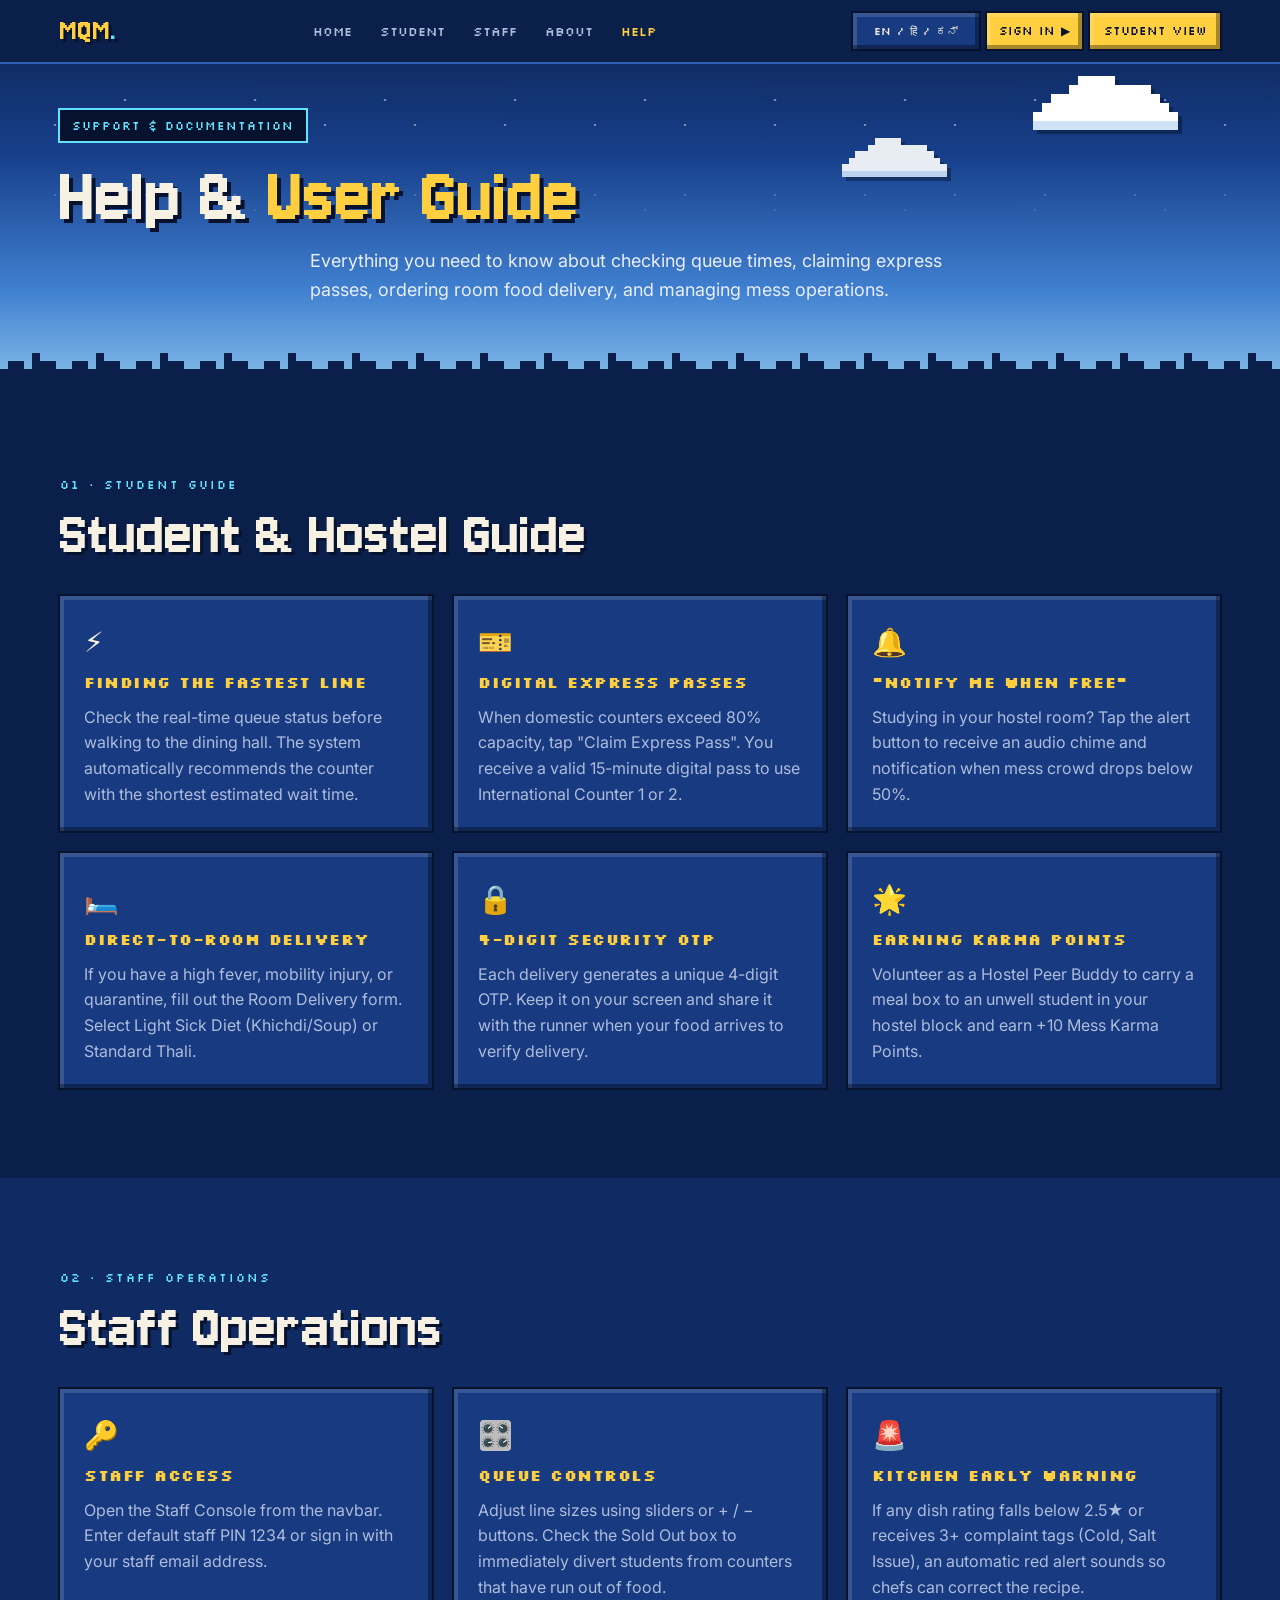
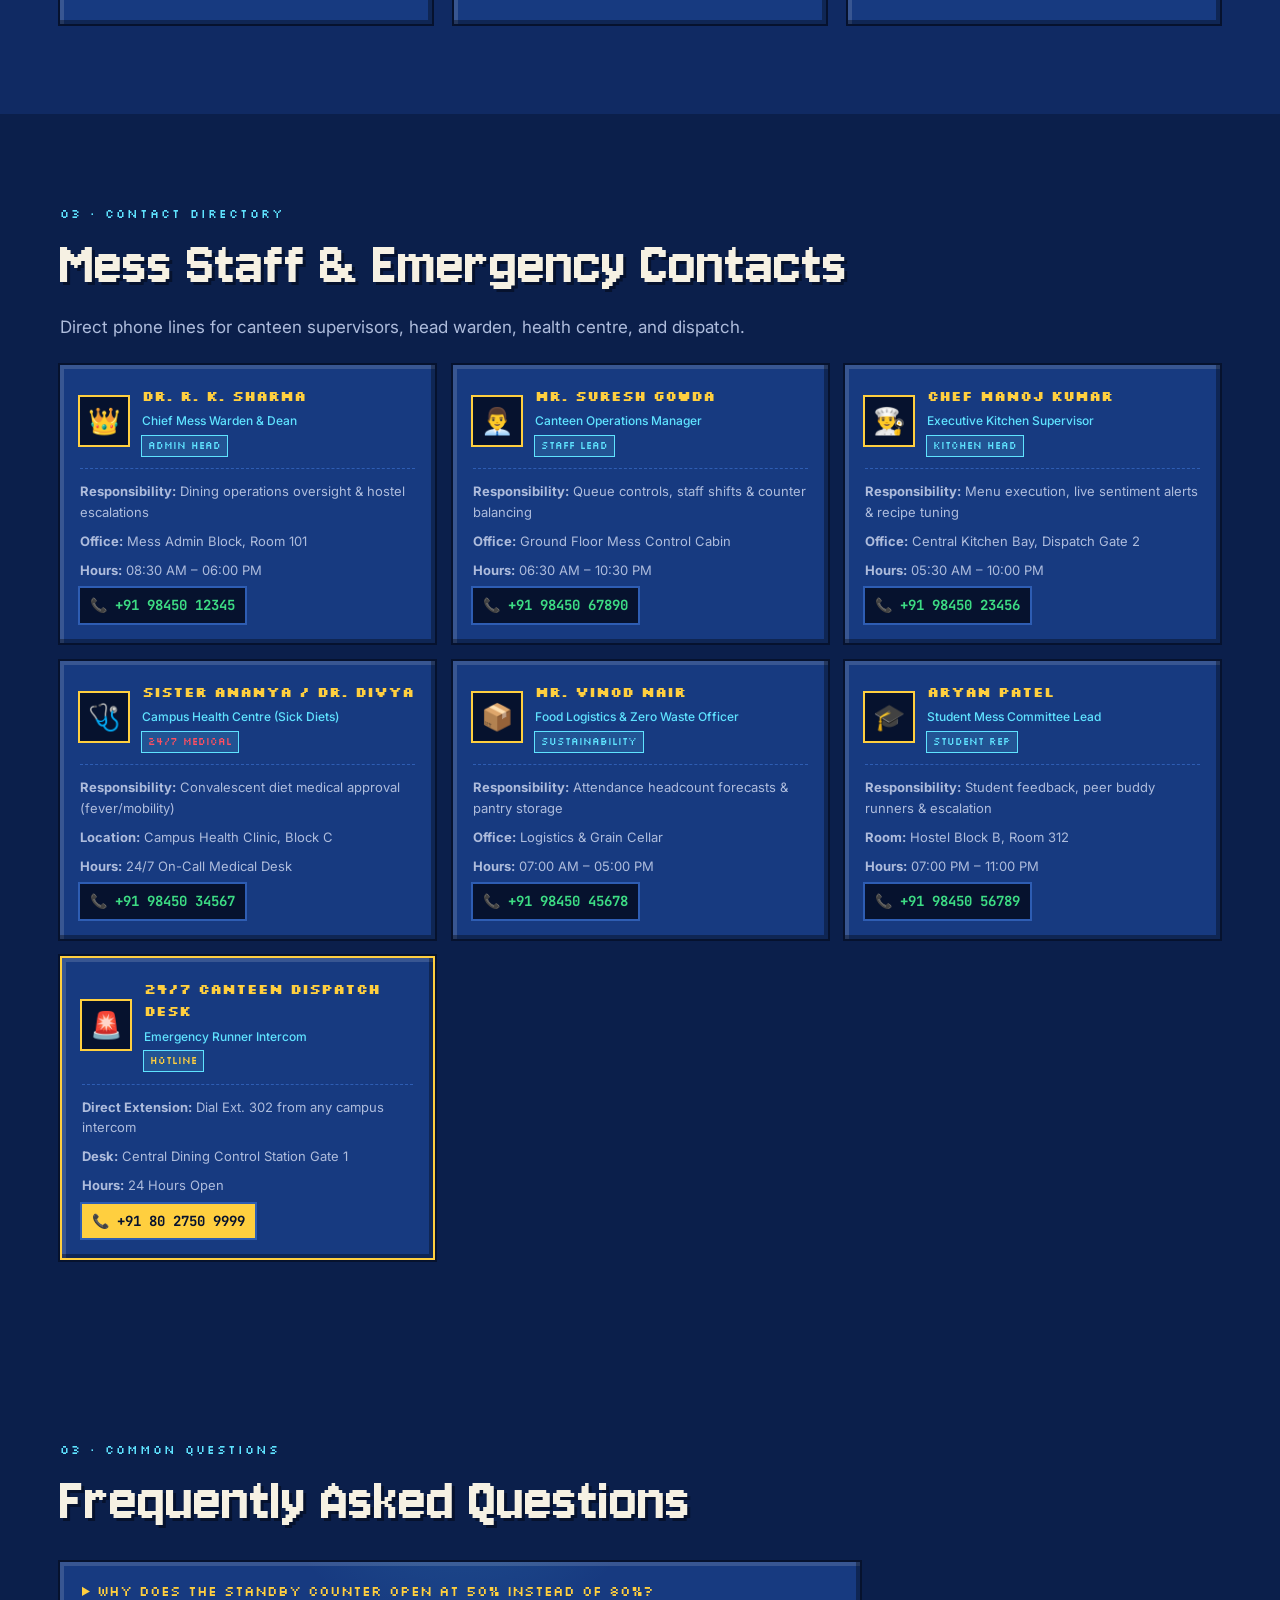
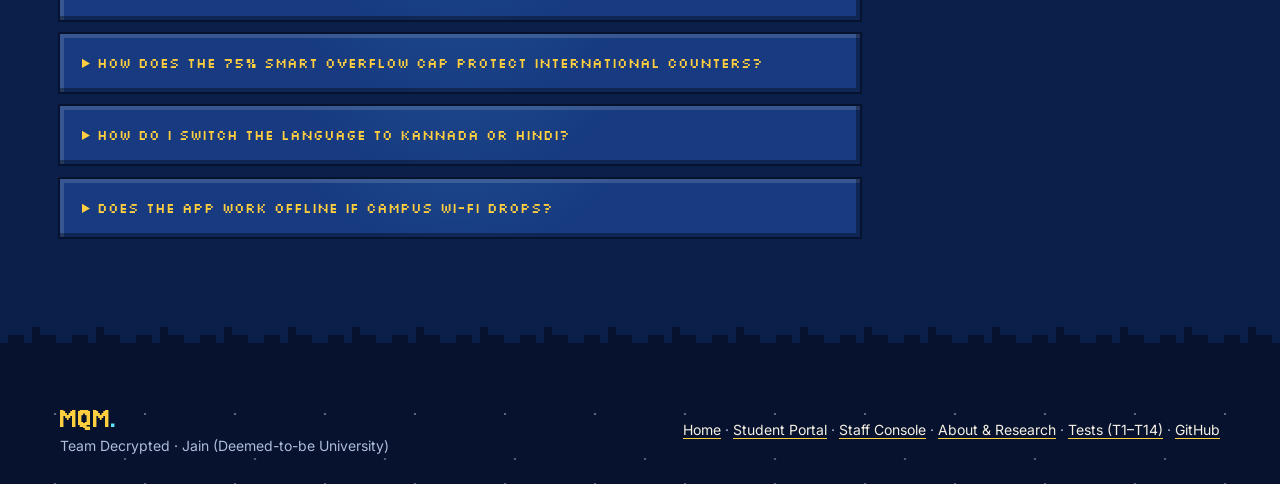
<file: help.html>
<!DOCTYPE html>
<html lang="en">

<head>
  <meta charset="utf-8">
  <meta name="viewport" content="width=device-width, initial-scale=1">
  <meta name="theme-color" content="#0b1f4b">
  <title>Help &amp; User Guide | Mess Queue Manager · Jain University</title>
  <meta name="description"
    content="User guide, room delivery instructions, dish rating system, staff console walkthrough, and FAQs for the Jain University canteen mess system.">
  <link rel="icon" type="image/svg+xml"
    href="data:image/svg+xml,%3Csvg xmlns='http://www.w3.org/2000/svg' viewBox='0 0 64 64'%3E%3Crect width='64' height='64' rx='14' fill='%230b1f4b'/%3E%3Ctext x='50%25' y='56%25' text-anchor='middle' fill='%23fbbf24' font-family='monospace' font-weight='900' font-size='28'%3EMQM%3C/text%3E%3C/svg%3E">
  <link rel="stylesheet" href="css/style.css">
</head>

<body>

  <header class="nav">
    <nav class="container nav-inner" aria-label="Main">
      <a class="logo" href="index.html">MQM<span>.</span></a>
      <ul class="nav-links" id="nav-links">
        <li><a href="index.html" data-i18n="nav_home">Home</a></li>
        <li><a href="student.html" data-i18n="nav_student_link">Student</a></li>
        <li><a href="staff.html" data-i18n="nav_staff_link">Staff</a></li>
        <li><a href="about.html" data-i18n="nav_about">About</a></li>
        <li><a href="help.html" style="color:var(--gold)" data-i18n="nav_help">Help</a></li>
      </ul>
      <div class="nav-actions">
        <button class="btn btn-sm lang-btn-fixed" id="help-lang-btn" type="button" aria-label="Switch language">EN / हिं / ಕನ್</button>
        <div id="nav-user-slot"></div>
        <a class="btn btn-sm btn-gold nav-fixed-btn" href="student.html" data-i18n="nav_student_view">Student View</a>
        <button class="btn btn-sm menu-btn" id="menu-btn" aria-label="Open menu" aria-expanded="false">☰</button>
      </div>
    </nav>
  </header>

  <main>
    <section class="sky page-sky">
      <div class="stars" aria-hidden="true"></div>
      <div class="container hero-content">
        <span class="tag" data-i18n="help_tag">SUPPORT &amp; DOCUMENTATION</span>
        <h1 class="page-title" data-i18n-html="help_h1">Help &amp; <span>User Guide</span></h1>
        <p class="hero-sub" style="margin-top:10px">
          <span data-i18n="help_hero_sub">Everything you need to know about checking queue times, claiming express passes, ordering room food delivery, and managing mess operations.</span>
        </p>
      </div>
      <div class="pixel-edge"></div>
    </section>

    <!-- STUDENT GUIDE -->
    <section class="section" id="student-guide">
      <div class="container">
        <p class="eyebrow" data-i18n="h_eyebrow1">01 · Student Guide</p>
        <h2 class="section-title" data-i18n-html="h_sec1_title">Using the <span>Student Portal</span></h2>
        
        <div class="grid grid-3" style="margin-top:28px">
          <div class="card reveal">
            <div style="font-size:28px;margin-bottom:6px">⚡</div>
            <h3 data-i18n="h_card1_title">FINDING THE BEST COUNTER</h3>
            <p><span data-i18n="h_card1_desc">Open the Student View on your phone. The gold banner at the top automatically points you to the open counter with the lowest wait time.</span></p>
          </div>

          <div class="card reveal">
            <div style="font-size:28px;margin-bottom:6px">🎫</div>
            <h3 data-i18n="h_card2_title">CROSS-ACCESS EXPRESS PASS</h3>
            <p><span data-i18n="h_card2_desc">When national lines exceed 80%, a glowing banner appears. Tap Claim Express Pass to get a 15-minute token routing you to the least crowded International counter.</span></p>
          </div>

          <div class="card reveal">
            <div style="font-size:28px;margin-bottom:6px">🔔</div>
            <h3 data-i18n="h_card3_title">"NOTIFY ME WHEN FREE"</h3>
            <p><span data-i18n="h_card3_desc">Studying in your hostel room? Tap the alert button to receive an audio chime and notification when mess crowd drops below 50%.</span></p>
          </div>
        </div>

        <div class="grid grid-3" style="margin-top:22px">
          <div class="card reveal">
            <div style="font-size:28px;margin-bottom:6px">🛏️</div>
            <h3 data-i18n="h_card4_title">DIRECT-TO-ROOM DELIVERY</h3>
            <p><span data-i18n="h_card4_desc">If you have a high fever, mobility injury, or quarantine, fill out the Room Delivery form. Select Light Sick Diet (Khichdi/Soup) or Standard Thali.</span></p>
          </div>

          <div class="card reveal">
            <div style="font-size:28px;margin-bottom:6px">🔒</div>
            <h3 data-i18n="h_card5_title">4-DIGIT SECURITY OTP</h3>
            <p><span data-i18n="h_card5_desc">Each delivery generates a unique 4-digit OTP. Keep it on your screen and share it with the runner when your food arrives to verify delivery.</span></p>
          </div>

          <div class="card reveal">
            <div style="font-size:28px;margin-bottom:6px">🌟</div>
            <h3 data-i18n="h_card6_title">EARNING KARMA POINTS</h3>
            <p><span data-i18n="h_card6_desc">Volunteer as a Hostel Peer Buddy to carry a meal box to an unwell student in your hostel block and earn +10 Mess Karma Points.</span></p>
          </div>
        </div>
      </div>
    </section>

    <!-- STAFF GUIDE -->
    <section class="section section-alt" id="staff-guide">
      <div class="container">
        <p class="eyebrow" data-i18n="h_eyebrow2">02 · Staff Operations</p>
        <h2 class="section-title" data-i18n-html="h_sec2_title">Operating the <span>Staff Console</span></h2>

        <div class="grid grid-3" style="margin-top:28px">
          <div class="card reveal">
            <div style="font-size:28px;margin-bottom:6px">🔑</div>
            <h3 data-i18n="h_card7_title">STAFF ACCESS</h3>
            <p><span data-i18n="h_card7_desc">Open the Staff Console from the navbar. Enter default staff PIN 1234 or sign in with your staff email address.</span></p>
          </div>

          <div class="card reveal">
            <div style="font-size:28px;margin-bottom:6px">🎛️</div>
            <h3 data-i18n="h_card8_title">QUEUE CONTROLS</h3>
            <p><span data-i18n="h_card8_desc">Adjust line sizes using sliders or + / − buttons. Check the Sold Out box to immediately divert students from counters that have run out of food.</span></p>
          </div>

          <div class="card reveal">
            <div style="font-size:28px;margin-bottom:6px">🚨</div>
            <h3 data-i18n="h_card9_title">KITCHEN EARLY WARNING</h3>
            <p><span data-i18n="h_card9_desc">If any dish rating falls below 2.5★ or receives 3+ complaint tags (Cold, Salt Issue), an automatic red alert sounds so chefs can correct the recipe.</span></p>
          </div>
        </div>
      </div>
    </section>

    
    <!-- MESS STAFF & EMERGENCY CONTACT DIRECTORY (Request 4) -->
    <section class="section" id="staff-directory">
      <div class="container">
        <p class="eyebrow" data-i18n="h_dir_eyebrow">03 · CONTACT DIRECTORY</p>
        <h2 class="section-title" data-i18n="h_dir_title">Mess Staff & Emergency Contacts</h2>
        <p class="lead" data-i18n="h_dir_sub">Direct demo phone lines for canteen supervisors, head warden, health centre, and dispatch.</p>

        <div class="contact-grid">
          <!-- Contact 1: Chief Mess Warden -->
          <div class="contact-card reveal">
            <div class="contact-header">
              <div class="contact-avatar">👑</div>
              <div>
                <h4 class="contact-name">Dr. R. K. Sharma</h4>
                <div class="contact-role">Chief Mess Warden &amp; Dean</div>
                <span class="contact-badge">ADMIN HEAD</span>
              </div>
            </div>
            <div class="contact-body">
              <div><b>Responsibility:</b> Dining operations oversight &amp; hostel escalations</div>
              <div><b>Office:</b> Mess Admin Block, Room 101</div>
              <div><b>Hours:</b> 08:30 AM – 06:00 PM</div>
              <div>
                <a href="tel:+919845012345" class="contact-phone">📞 +91 98450 12345</a>
              </div>
            </div>
          </div>

          <!-- Contact 2: Canteen Operations Manager -->
          <div class="contact-card reveal">
            <div class="contact-header">
              <div class="contact-avatar">👨‍💼</div>
              <div>
                <h4 class="contact-name">Mr. Suresh Gowda</h4>
                <div class="contact-role">Canteen Operations Manager</div>
                <span class="contact-badge">STAFF LEAD</span>
              </div>
            </div>
            <div class="contact-body">
              <div><b>Responsibility:</b> Queue controls, staff shifts &amp; counter balancing</div>
              <div><b>Office:</b> Ground Floor Mess Control Cabin</div>
              <div><b>Hours:</b> 06:30 AM – 10:30 PM</div>
              <div>
                <a href="tel:+919845067890" class="contact-phone">📞 +91 98450 67890</a>
              </div>
            </div>
          </div>

          <!-- Contact 3: Executive Head Chef -->
          <div class="contact-card reveal">
            <div class="contact-header">
              <div class="contact-avatar">👨‍🍳</div>
              <div>
                <h4 class="contact-name">Chef Manoj Kumar</h4>
                <div class="contact-role">Executive Kitchen Supervisor</div>
                <span class="contact-badge">KITCHEN HEAD</span>
              </div>
            </div>
            <div class="contact-body">
              <div><b>Responsibility:</b> Menu execution, live sentiment alerts &amp; recipe tuning</div>
              <div><b>Office:</b> Central Kitchen Bay, Dispatch Gate 2</div>
              <div><b>Hours:</b> 05:30 AM – 10:00 PM</div>
              <div>
                <a href="tel:+919845023456" class="contact-phone">📞 +91 98450 23456</a>
              </div>
            </div>
          </div>

          <!-- Contact 4: Campus Health Centre -->
          <div class="contact-card reveal">
            <div class="contact-header">
              <div class="contact-avatar">🩺</div>
              <div>
                <h4 class="contact-name">Sister Ananya / Dr. Divya</h4>
                <div class="contact-role">Campus Health Centre (Sick Diets)</div>
                <span class="contact-badge" style="color:var(--red);border-color:var(--red)">24/7 MEDICAL</span>
              </div>
            </div>
            <div class="contact-body">
              <div><b>Responsibility:</b> Convalescent diet medical approval (fever/mobility)</div>
              <div><b>Location:</b> Campus Health Clinic, Block C</div>
              <div><b>Hours:</b> 24/7 On-Call Medical Desk</div>
              <div>
                <a href="tel:+919845034567" class="contact-phone">📞 +91 98450 34567</a>
              </div>
            </div>
          </div>

          <!-- Contact 5: Food Logistics & Zero Waste -->
          <div class="contact-card reveal">
            <div class="contact-header">
              <div class="contact-avatar">📦</div>
              <div>
                <h4 class="contact-name">Mr. Vinod Nair</h4>
                <div class="contact-role">Food Logistics &amp; Zero Waste Officer</div>
                <span class="contact-badge">SUSTAINABILITY</span>
              </div>
            </div>
            <div class="contact-body">
              <div><b>Responsibility:</b> Attendance headcount forecasts &amp; pantry storage</div>
              <div><b>Office:</b> Logistics &amp; Grain Cellar</div>
              <div><b>Hours:</b> 07:00 AM – 05:00 PM</div>
              <div>
                <a href="tel:+919845045678" class="contact-phone">📞 +91 98450 45678</a>
              </div>
            </div>
          </div>

          <!-- Contact 6: Student Mess Committee Lead -->
          <div class="contact-card reveal">
            <div class="contact-header">
              <div class="contact-avatar">🎓</div>
              <div>
                <h4 class="contact-name">Aryan Patel</h4>
                <div class="contact-role">Student Mess Committee Lead</div>
                <span class="contact-badge">STUDENT REP</span>
              </div>
            </div>
            <div class="contact-body">
              <div><b>Responsibility:</b> Student feedback, peer buddy runners &amp; escalation</div>
              <div><b>Room:</b> Hostel Block B, Room 312</div>
              <div><b>Hours:</b> 07:00 PM – 11:00 PM</div>
              <div>
                <a href="tel:+919845056789" class="contact-phone">📞 +91 98450 56789</a>
              </div>
            </div>
          </div>

          <!-- Contact 7: 24/7 Dispatch Control Room -->
          <div class="contact-card reveal" style="border: 2px solid var(--gold)">
            <div class="contact-header">
              <div class="contact-avatar">🚨</div>
              <div>
                <h4 class="contact-name">24/7 Canteen Dispatch Desk</h4>
                <div class="contact-role">Emergency Runner Intercom</div>
                <span class="contact-badge" style="color:var(--gold);border-color:var(--gold)">HOTLINE</span>
              </div>
            </div>
            <div class="contact-body">
              <div><b>Direct Extension:</b> Dial Ext. 302 from any campus intercom</div>
              <div><b>Desk:</b> Central Dining Control Station Gate 1</div>
              <div><b>Hours:</b> 24 Hours Open</div>
              <div>
                <a href="tel:+918027509999" class="contact-phone" style="background:var(--gold);color:var(--ink)">📞 +91 80 2750 9999</a>
              </div>
            </div>
          </div>
        </div>
      </div>
    </section>

    <!-- FREQUENTLY ASKED QUESTIONS -->
    <section class="section" id="faq">
      <div class="container">
        <p class="eyebrow">03 · Common Questions</p>
        <h2 class="section-title" data-i18n="h_faq_title">Frequently Asked Questions</h2>

        <div style="display:grid;gap:14px;max-width:800px;margin-top:28px">
          <details class="card reveal" style="padding:18px 22px">
            <summary style="font-family:var(--font-hud);color:var(--gold);cursor:pointer;font-size:14px">
              Why does the Standby counter open at 50% instead of 80%?
            </summary>
            <p class="muted" style="margin-top:10px;font-size:14px">
              Opening standby at 50% crowd provides an early buffer before lines back up into the dining hall. By preparing at 45% and opening at 50%, queues never reach dangerous congestion levels.
            </p>
          </details>

          <details class="card reveal" style="padding:18px 22px">
            <summary style="font-family:var(--font-hud);color:var(--gold);cursor:pointer;font-size:14px">
              How does the 75% Smart Overflow Cap protect International counters?
            </summary>
            <p class="muted" style="margin-top:10px;font-size:14px">
              International counters have smaller capacities (15 people). If cross-access diverted all National students at once, International counters would instantly flood. The 75% cap pauses routing to any International counter that reaches 75% capacity.
            </p>
          </details>

          <details class="card reveal" style="padding:18px 22px">
            <summary style="font-family:var(--font-hud);color:var(--gold);cursor:pointer;font-size:14px">
              How do I switch the language to Kannada or Hindi?
            </summary>
            <p class="muted" style="margin-top:10px;font-size:14px">
              Click the <code>EN / हिं / ಕನ್</code> button located in the top navigation bar. It cycles smoothly between English, Hindi, and Kannada on all screens.
            </p>
          </details>

          <details class="card reveal" style="padding:18px 22px">
            <summary style="font-family:var(--font-hud);color:var(--gold);cursor:pointer;font-size:14px">
              Does the app work offline if campus Wi-Fi drops?
            </summary>
            <p class="muted" style="margin-top:10px;font-size:14px">
              Yes! The system includes an automatic offline resilience engine using <code>localStorage</code> and <code>BroadcastChannel</code>. It continues displaying cached counter counts and queue statuses with a freshness warning chip.
            </p>
          </details>
        </div>
      </div>
    </section>
  </main>

  <footer class="footer">
    <div class="stars" aria-hidden="true"></div>
    <div class="container footer-inner">
      <div>
        <div class="logo">MQM<span>.</span></div>
        <p>Team Decrypted · Jain (Deemed-to-be University)</p>
      </div>
      <p>
        <a class="u" href="index.html" data-i18n="nav_home">Home</a> · 
        <a class="u" href="student.html">Student Portal</a> · 
        <a class="u" href="staff.html">Staff Console</a> · 
        <a class="u" href="about.html">About &amp; Research</a> · 
        <a class="u" href="tests.html">Tests (T1–T14)</a> · <a class="u" href="https://github.com/dsawithaditya/Decrypted.git" target="_blank" rel="noreferrer">GitHub</a>
      </p>
    </div>
  </footer>

  <script src="js/logic.js"></script>
  <script src="js/supabase.js"></script>
  <script src="js/auth.js"></script>
  <script src="js/i18n.js"></script>
  <script src="js/ui.js"></script>
  <script>
    if (window.MQM_I18N) MQM_I18N.apply();
  </script>
</body>

</html>
</file>
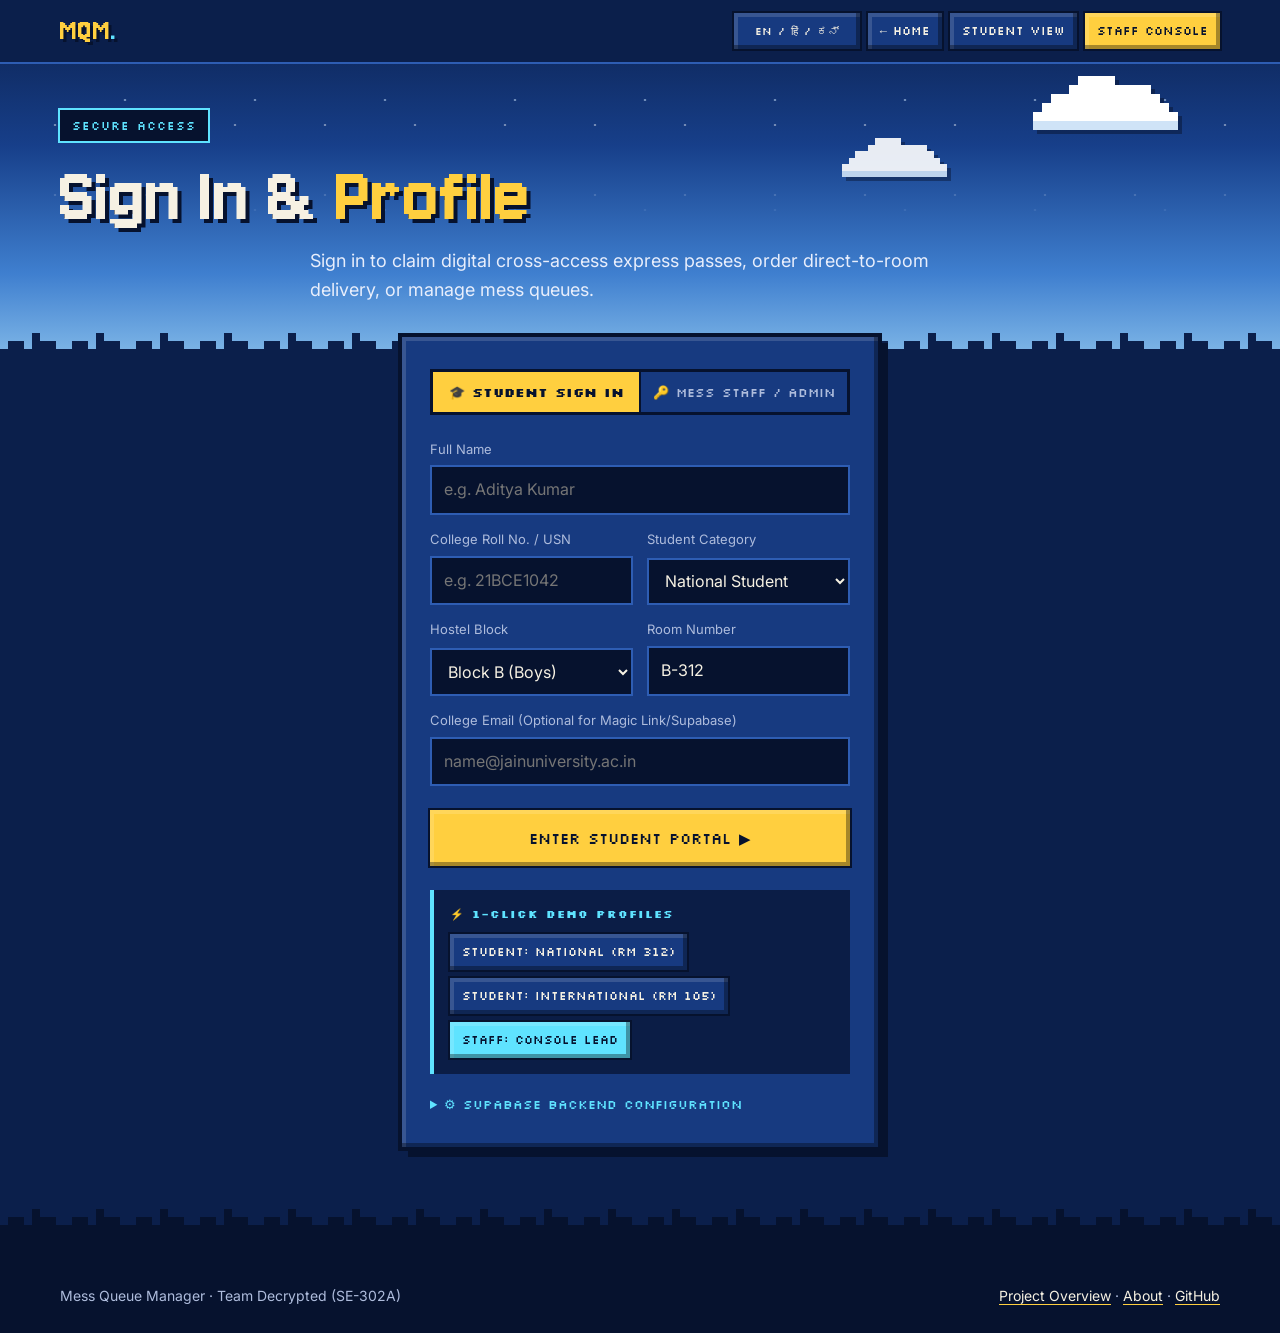
<file: login.html>
<!DOCTYPE html>
<html lang="en">
<head>
  <meta charset="utf-8">
  <meta name="viewport" content="width=device-width, initial-scale=1">
  <meta name="theme-color" content="#0b1f4b">
  <title>Login &amp; Hostel Profile | Mess Queue Manager</title>
  <link rel="icon" type="image/svg+xml"
    href="data:image/svg+xml,%3Csvg xmlns='http://www.w3.org/2000/svg' viewBox='0 0 64 64'%3E%3Crect width='64' height='64' rx='14' fill='%230b1f4b'/%3E%3Ctext x='50%25' y='56%25' text-anchor='middle' fill='%23fbbf24' font-family='monospace' font-weight='900' font-size='28'%3EMQM%3C/text%3E%3C/svg%3E">
  <link rel="stylesheet" href="css/style.css">
  <style>
    .auth-container {
      max-width: 520px;
      margin: -30px auto 60px;
      position: relative;
      z-index: 5;
    }
    .auth-card {
      background: var(--surface);
      border: 2px solid var(--ink);
      box-shadow: 0 0 0 2px var(--ink), var(--bevel), 8px 8px 0 var(--ink);
      padding: 32px 28px;
    }
    .auth-tabs {
      display: grid;
      grid-template-columns: 1fr 1fr;
      gap: 2px;
      background: var(--ink);
      padding: 3px;
      margin-bottom: 24px;
    }
    .auth-tab {
      font-family: var(--font-hud);
      font-size: 13px;
      padding: 12px;
      border: 0;
      background: var(--surface);
      color: var(--muted);
      cursor: pointer;
      text-align: center;
      transition: background 0.15s, color 0.15s;
    }
    .auth-tab.active {
      background: var(--gold);
      color: var(--ink);
      font-weight: 700;
    }
    .field-row {
      display: grid;
      grid-template-columns: 1fr 1fr;
      gap: 14px;
    }
    @media (max-width: 480px) {
      .field-row {
        grid-template-columns: 1fr;
      }
    }
    .demo-strip {
      margin-top: 24px;
      padding: 16px;
      background: rgba(6, 18, 46, 0.7);
      border-left: 4px solid var(--cyan);
      display: grid;
      gap: 10px;
    }
    .demo-strip h4 {
      font-family: var(--font-hud);
      font-size: 11px;
      color: var(--cyan);
      letter-spacing: 1px;
    }
    .quick-btn-row {
      display: flex;
      flex-wrap: wrap;
      gap: 8px;
    }
  </style>
</head>
<body>
  <header class="nav">
    <nav class="container nav-inner" aria-label="Main">
      <a class="logo" href="index.html">MQM<span>.</span></a>
      <div class="nav-actions">
        <button class="btn btn-sm lang-btn-fixed" id="login-lang-btn" type="button">EN / हिं / ಕನ್</button>
        <a class="btn btn-sm" href="index.html">← Home</a>
        <a class="btn btn-sm" href="student.html">Student View</a>
        <a class="btn btn-sm btn-gold" href="staff.html">Staff Console</a>
      </div>
    </nav>
  </header>

  <main>
    <section class="sky page-sky" style="padding-bottom:60px">
      <div class="stars" aria-hidden="true"></div>
      <div class="container hero-content">
        <span class="tag">SECURE ACCESS</span>
        <h1 class="page-title">Sign In &amp; <span>Profile</span></h1>
        <p class="hero-sub" style="margin-top:10px">Sign in to claim digital cross-access express passes, order direct-to-room delivery, or manage mess queues.</p>
      </div>
      <div class="pixel-edge"></div>
    </section>

    <div class="container auth-container">
      <div class="auth-card">
        <div class="auth-tabs" role="tablist">
          <button class="auth-tab active" id="tab-student" type="button" role="tab">🎓 STUDENT SIGN IN</button>
          <button class="auth-tab" id="tab-staff" type="button" role="tab">🔑 MESS STAFF / ADMIN</button>
        </div>

        <!-- STUDENT FORM -->
        <form id="form-student" autocomplete="on">
          <div style="display:grid;gap:14px">
            <label class="field">
              <span>Full Name</span>
              <input class="input" type="text" id="st-name" placeholder="e.g. Aditya Kumar" required>
            </label>

            <div class="field-row">
              <label class="field">
                <span>College Roll No. / USN</span>
                <input class="input" type="text" id="st-roll" placeholder="e.g. 21BCE1042" required>
              </label>
              <label class="field">
                <span>Student Category</span>
                <select class="input" id="st-type">
                  <option value="national">National Student</option>
                  <option value="international">International Student</option>
                </select>
              </label>
            </div>

            <div class="field-row">
              <label class="field">
                <span>Hostel Block</span>
                <select class="input" id="st-block">
                  <option value="Block A">Block A (Boys)</option>
                  <option value="Block B" selected>Block B (Boys)</option>
                  <option value="Block C">Block C (Boys)</option>
                  <option value="Girls Hostel 1">Girls Hostel 1</option>
                  <option value="Girls Hostel 2">Girls Hostel 2</option>
                  <option value="Day Scholar">Day Scholar</option>
                </select>
              </label>
              <label class="field">
                <span>Room Number</span>
                <input class="input" type="text" id="st-room" placeholder="e.g. B-312" value="B-312">
              </label>
            </div>

            <label class="field">
              <span>College Email (Optional for Magic Link/Supabase)</span>
              <input class="input" type="email" id="st-email" placeholder="name@jainuniversity.ac.in">
            </label>

            <button class="btn btn-gold btn-lg" type="submit" style="margin-top:10px">Enter Student Portal ▶</button>
          </div>
        </form>

        <!-- STAFF FORM -->
        <form id="form-staff" hidden autocomplete="off">
          <div style="display:grid;gap:14px">
            <label class="field">
              <span>Staff Login ID / Email</span>
              <input class="input" type="email" id="staff-email" value="staff@jainuniversity.ac.in" placeholder="staff@jainuniversity.ac.in">
            </label>

            <label class="field">
              <span>Staff PIN / Password (Default PIN: 1234)</span>
              <input class="input" type="password" id="staff-pin" value="1234" maxlength="12" placeholder="••••">
            </label>

            <p class="error" id="staff-error" hidden>Invalid credentials or PIN.</p>

            <button class="btn btn-gold btn-lg" type="submit" style="margin-top:10px">Open Staff Console ▶</button>
          </div>
        </form>

        <!-- QUICK DEMO PRESETS -->
        <div class="demo-strip">
          <h4>⚡ 1-CLICK DEMO PROFILES</h4>
          <div class="quick-btn-row">
            <button class="btn btn-sm" id="btn-demo-nat" type="button">Student: National (Rm 312)</button>
            <button class="btn btn-sm" id="btn-demo-int" type="button">Student: International (Rm 105)</button>
            <button class="btn btn-sm btn-cyan" id="btn-demo-staff" type="button">Staff: Console Lead</button>
          </div>
        </div>

        <!-- COLLAPSIBLE SUPABASE CLOUD SYNC SETTINGS -->
        <details style="margin-top:20px;font-size:13px;color:var(--muted)">
          <summary style="cursor:pointer;font-family:var(--font-hud);color:var(--cyan)">⚙ Supabase Backend Configuration</summary>
          <div style="margin-top:14px;display:grid;gap:10px">
            <p>Connect your own Supabase instance. Leave blank to use local offline simulation.</p>
            <label class="field">
              <span>Supabase Project URL</span>
              <input class="input" id="cfg-sb-url" placeholder="https://xyz.supabase.co">
            </label>
            <label class="field">
              <span>Supabase Anon Public Key</span>
              <input class="input" id="cfg-sb-key" placeholder="eyJhbGciOiJIUzI1NiIsInR5cCI6IkpXVCJ9...">
            </label>
            <button class="btn btn-sm btn-green" id="btn-save-sb" type="button">Save Supabase Keys</button>
          </div>
        </details>
      </div>
    </div>
  </main>

  <footer class="footer">
    <div class="container footer-inner">
      <p>Mess Queue Manager · Team Decrypted (SE-302A)</p>
      <p><a class="u" href="index.html">Project Overview</a> · <a class="u" href="about.html">About</a> · <a class="u" href="https://github.com/dsawithaditya/Decrypted.git" target="_blank" rel="noreferrer">GitHub</a></p>
    </div>
  </footer>

  <script src="js/logic.js"></script>
  <script src="js/supabase.js"></script>
  <script src="js/auth.js"></script>
  <script src="js/i18n.js"></script>
  <script src="js/ui.js"></script>
  <script>
    (function () {
      const tabStudent = document.getElementById('tab-student');
      const tabStaff = document.getElementById('tab-staff');
      const formStudent = document.getElementById('form-student');
      const formStaff = document.getElementById('form-staff');

      // Populate existing profile if any
      const existingUser = Auth.getUser();
      if (existingUser && existingUser.role === 'student') {
        document.getElementById('st-name').value = existingUser.fullName || '';
        document.getElementById('st-roll').value = existingUser.rollNumber || '';
        document.getElementById('st-type').value = existingUser.studentType || 'national';
        document.getElementById('st-block').value = existingUser.hostelBlock || 'Block B';
        document.getElementById('st-room').value = existingUser.roomNumber || 'B-312';
        document.getElementById('st-email').value = existingUser.email || '';
      }

      tabStudent.addEventListener('click', () => {
        tabStudent.classList.add('active');
        tabStaff.classList.remove('active');
        formStudent.hidden = false;
        formStaff.hidden = true;
      });

      tabStaff.addEventListener('click', () => {
        tabStaff.classList.add('active');
        tabStudent.classList.remove('active');
        formStaff.hidden = false;
        formStudent.hidden = true;
      });

      // Submit Student
      formStudent.addEventListener('submit', e => {
        e.preventDefault();
        const user = {
          id: 'st-' + Date.now(),
          role: 'student',
          fullName: document.getElementById('st-name').value.trim() || 'Student',
          rollNumber: document.getElementById('st-roll').value.trim() || '21BCE1042',
          studentType: document.getElementById('st-type').value,
          hostelBlock: document.getElementById('st-block').value,
          roomNumber: document.getElementById('st-room').value.trim() || 'B-312',
          email: document.getElementById('st-email').value.trim() || 'student@jainuniversity.ac.in',
          karmaPoints: existingUser?.karmaPoints || 25
        };
        localStorage.setItem('mqm-who', user.studentType);
        Auth.setUser(user);
        window.location.href = 'student.html';
      });

      // Submit Staff
      formStaff.addEventListener('submit', async e => {
        e.preventDefault();
        const email = document.getElementById('staff-email').value.trim();
        const pin = document.getElementById('staff-pin').value.trim();
        const err = document.getElementById('staff-error');

        if (pin === '1234' || pin.length >= 4) {
          sessionStorage.setItem('mqm-staff-ok', '1');
          const staffUser = {
            id: 'staff-01',
            role: 'staff',
            fullName: 'Mess In-Charge (Admin)',
            email: email || 'staff@jainuniversity.ac.in',
            rollNumber: 'STAFF-99'
          };
          Auth.setUser(staffUser);
          window.location.href = 'staff.html';
        } else {
          err.hidden = false;
        }
      });

      // Demo buttons
      
      // Tri-lingual (English, Hindi, Kannada) Toggle
      const langOrder = ['en', 'hi', 'kn'];
      let lang = localStorage.getItem('mqm-lang') || 'en';
      const syncLoginLang = () => {
        const btn = document.getElementById('login-lang-btn');
        if (btn) {
          if (lang === 'en') btn.textContent = 'EN / हिं / ಕನ್';
          else if (lang === 'hi') btn.textContent = 'हिं / ಕನ್ / EN';
          else btn.textContent = 'ಕನ್ / EN / हिं';
        }
        if (lang === 'kn') {
          tabStudent.textContent = '🎓 ವಿದ್ಯಾರ್ಥಿ ಲಾಗಿನ್';
          tabStaff.textContent = '🔑 ಮೆಸ್ ಸಿಬ್ಬಂದಿ ಲಾಗಿನ್';
        } else if (lang === 'hi') {
          tabStudent.textContent = '🎓 छात्र लॉगिन';
          tabStaff.textContent = '🔑 मेस स्टाफ लॉगिन';
        } else {
          tabStudent.textContent = '🎓 STUDENT SIGN IN';
          tabStaff.textContent = '🔑 MESS STAFF / ADMIN';
        }
      };
      syncLoginLang();
      document.getElementById('login-lang-btn')?.addEventListener('click', () => {
        if (window.MQM_I18N) {
          lang = MQM_I18N.cycleLang();
        } else {
          const idx = langOrder.indexOf(lang);
          lang = langOrder[(idx + 1) % langOrder.length];
          localStorage.setItem('mqm-lang', lang);
        }
        syncLoginLang();
      });

      window.addEventListener('mqm-language-changed', (e) => {
        lang = e.detail.lang;
        syncLoginLang();
      });

      document.getElementById('btn-demo-nat').addEventListener('click', () => {
        document.getElementById('st-name').value = 'Aditya Kumar';
        document.getElementById('st-roll').value = '21BCE1042';
        document.getElementById('st-type').value = 'national';
        document.getElementById('st-block').value = 'Block B';
        document.getElementById('st-room').value = 'B-312';
        tabStudent.click();
      });

      document.getElementById('btn-demo-int').addEventListener('click', () => {
        document.getElementById('st-name').value = 'David Mensah';
        document.getElementById('st-roll').value = '22INT0911';
        document.getElementById('st-type').value = 'international';
        document.getElementById('st-block').value = 'Block A';
        document.getElementById('st-room').value = 'A-105';
        tabStudent.click();
      });

      document.getElementById('btn-demo-staff').addEventListener('click', () => {
        tabStaff.click();
        document.getElementById('staff-email').value = 'staff@jainuniversity.ac.in';
        document.getElementById('staff-pin').value = '1234';
      });

      // Supabase key configuration
      const sbUrlInput = document.getElementById('cfg-sb-url');
      const sbKeyInput = document.getElementById('cfg-sb-key');
      if (sbUrlInput) sbUrlInput.value = localStorage.getItem('mqm-supabase-url') || '';
      if (sbKeyInput) sbKeyInput.value = localStorage.getItem('mqm-supabase-key') || '';

      document.getElementById('btn-save-sb')?.addEventListener('click', () => {
        const u = sbUrlInput.value.trim();
        const k = sbKeyInput.value.trim();
        if (u) localStorage.setItem('mqm-supabase-url', u);
        else localStorage.removeItem('mqm-supabase-url');
        if (k) localStorage.setItem('mqm-supabase-key', k);
        else localStorage.removeItem('mqm-supabase-key');
        alert('Supabase settings saved! Reloading…');
        location.reload();
      });
    })();
  </script>
</body>
</html>
</file>
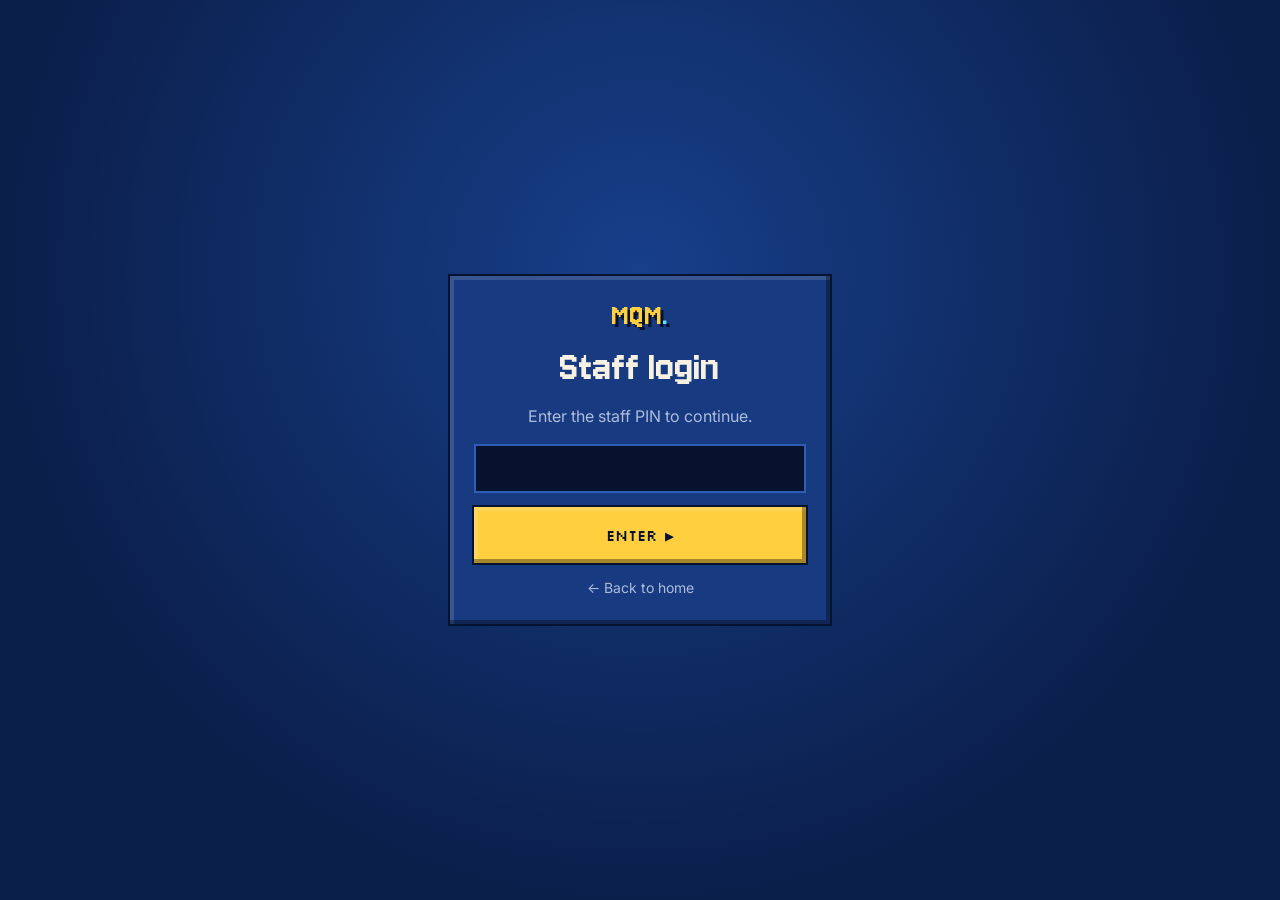
<file: satff.html>
<!DOCTYPE html>
<html lang="en">
<head>
  <meta charset="utf-8">
  <meta name="viewport" content="width=device-width, initial-scale=1">
  <meta name="theme-color" content="#0b1f4b">
  <meta name="robots" content="noindex">
  <title>Staff Console | Mess Queue Manager</title>
  <link rel="stylesheet" href="css/style.css">
</head>
<body>

<!-- PIN GATE -->
<div class="gate" id="gate">
  <form class="card gate-box" id="gate-form" autocomplete="off">
    <div class="logo">MQM<span>.</span></div>
    <h2>Staff login</h2>
    <p class="muted">Enter the staff PIN to continue.</p>
    <input id="pin" class="input pin-input" type="password" inputmode="numeric" maxlength="8" aria-label="Staff PIN">
    <p class="error" id="pin-error" hidden>Wrong PIN. Try again.</p>
    <button class="btn btn-gold btn-lg" type="submit">Enter ▶</button>
    <a class="small-link" href="index.html">← Back to home</a>
  </form>
</div>

<header class="nav">
  <nav class="container nav-inner" aria-label="Main">
    <a class="logo" href="index.html">MQM<span>.</span></a>
    <div class="nav-actions">
      <span class="hud-chip" id="clock">--:--</span>
      <a class="btn btn-sm hide-xs" href="student.html" target="_blank">Student view ↗</a>
      <button class="btn btn-sm btn-red" id="btn-logout">Lock</button>
    </div>
  </nav>
</header>

<main id="dash" hidden>
  <section class="sky page-sky">
    <div class="stars" aria-hidden="true"></div>
    <div class="container hero-content">
      <span class="tag">STAFF CONSOLE</span>
      <h1 class="page-title">Control <span>room</span></h1>
      <div class="clock-row">
        <span class="hud-chip" id="store-mode">Live sync</span>
        <span class="hud-chip fresh" id="fresh">Counts updated just now</span>
      </div>
    </div>
    <div class="pixel-edge"></div>
  </section>

  <section class="section tight">
    <div class="container">

      <div class="dash-top">
        <div class="card">
          <h3 class="card-title">ZONE CROWD (NATIONAL AVG)</h3>
          <div class="zone-val" id="zone-val">--</div>
          <div class="zone-bar-wrap">
            <div class="bar"><i class="fill" id="zone-bar"></i></div>
            <div id="zone-marks"></div>
          </div>
          <p class="muted" id="zone-action"></p>
        </div>

        <div class="card">
          <h3 class="card-title">COUNTER STATE</h3>
          <div class="chips">
            <span class="chip" id="chip-standby">Standby</span>
            <span class="chip" id="chip-cross">Cross access</span>
            <span class="chip warn" id="chip-override">Standby: AUTO</span>
          </div>
          <div class="btn-row">
            <button class="btn btn-green btn-sm" id="btn-open">Open standby</button>
            <button class="btn btn-red btn-sm" id="btn-close">Close standby</button>
            <button class="btn btn-sm" id="btn-auto">Back to auto</button>
          </div>
          <p class="muted" style="margin-top:12px;font-size:13px">The open and close buttons switch to manual override. "Back to auto" lets the rules decide again.</p>
        </div>

        <div class="card">
          <h3 class="card-title">MODE</h3>
          <div class="segmented" role="group" aria-label="Mode" style="margin-top:0">
            <button class="seg" data-mode="manual">Manual</button>
            <button class="seg" data-mode="simulation">Simulation</button>
          </div>
          <div id="sim-panel" hidden style="margin-top:16px">
            <label class="field"><span>Speed (one full lunch rush in…)</span>
              <select class="input" id="sim-speed">
                <option value="60">1 minute</option>
                <option value="120" selected>2 minutes (demo)</option>
                <option value="300">5 minutes</option>
              </select>
            </label>
            <p style="margin-top:12px">Simulated time: <b class="hud" id="sim-clock">11:30 AM</b></p>
            <div class="bar sim-progress"><i class="fill bg-amber" id="sim-progress"></i></div>
            <button class="btn btn-sm" id="btn-sim-restart" style="margin-top:14px">↺ Restart rush</button>
          </div>
        </div>
      </div>

      <div class="dash-main">
        <div class="card">
          <div style="display:flex;justify-content:space-between;align-items:center;gap:10px;flex-wrap:wrap">
            <h3 class="card-title" style="margin:0">COUNTERS</h3>
            <button class="btn btn-sm btn-red" id="btn-reset">Reset all counts</button>
          </div>
          <div id="counter-rows"></div>
        </div>

        <div class="card">
          <div style="display:flex;justify-content:space-between;align-items:center;gap:10px">
            <h3 class="card-title" style="margin:0">ALERTS</h3>
            <button class="btn btn-sm" id="btn-clear-alerts">Clear</button>
          </div>
          <ul class="alert-list" id="alert-list" aria-live="polite" style="margin-top:14px"></ul>
        </div>
      </div>

      <details class="card admin" style="margin-top:22px">
        <summary>ADMIN SETTINGS</summary>
        <form id="settings-form">
          <div class="form-grid">
            <label class="field"><span>Early alert threshold (%)</span><input class="input" type="number" id="set-alertThreshold"></label>
            <label class="field"><span>Open standby threshold (%)</span><input class="input" type="number" id="set-standbyThreshold"></label>
            <label class="field"><span>Cross access threshold (%)</span><input class="input" type="number" id="set-crossAccessThreshold"></label>
            <label class="field"><span>Close threshold (%)</span><input class="input" type="number" id="set-closeThreshold"></label>
            <label class="field"><span>Avg serving time (seconds)</span><input class="input" type="number" id="set-avgServeSeconds"></label>
            <label class="field"><span>Refresh interval (seconds)</span><input class="input" type="number" id="set-refreshSeconds"></label>
            <label class="field"><span>Staff PIN</span><input class="input" type="text" id="set-staffPin" maxlength="8"></label>
          </div>
          <h3 class="card-title" style="margin-top:24px">COUNTER CAPACITY</h3>
          <div class="form-grid" id="cap-list"></div>
          <div class="btn-row" style="margin-top:20px">
            <button class="btn btn-gold" type="submit">Save settings</button>
            <button class="btn" type="button" id="btn-defaults">Restore defaults</button>
          </div>
          <p class="form-msg" id="settings-msg"></p>
        </form>
      </details>

      <div class="card qr-card" style="margin-top:22px">
        <img id="qr-img" width="220" height="220" alt="QR code for the student view">
        <div>
          <h3 class="card-title">STUDENT QR CODE</h3>
          <p class="muted">Print this and stick it at the canteen entrance. It opens:</p>
          <p><a id="qr-link" target="_blank" rel="noreferrer"></a></p>
          <p class="muted" style="font-size:13px;margin-top:8px">Note: the QR only works on phones after the site is hosted (GitHub Pages or Netlify).</p>
        </div>
      </div>

    </div>
  </section>
</main>

<script src="js/logic.js"></script>
<script src="js/firebase.js"></script>
<script src="js/simulation.js"></script>
<script src="js/ui.js"></script>
<script src="js/staff.js"></script>
</body>
</html>
</file>
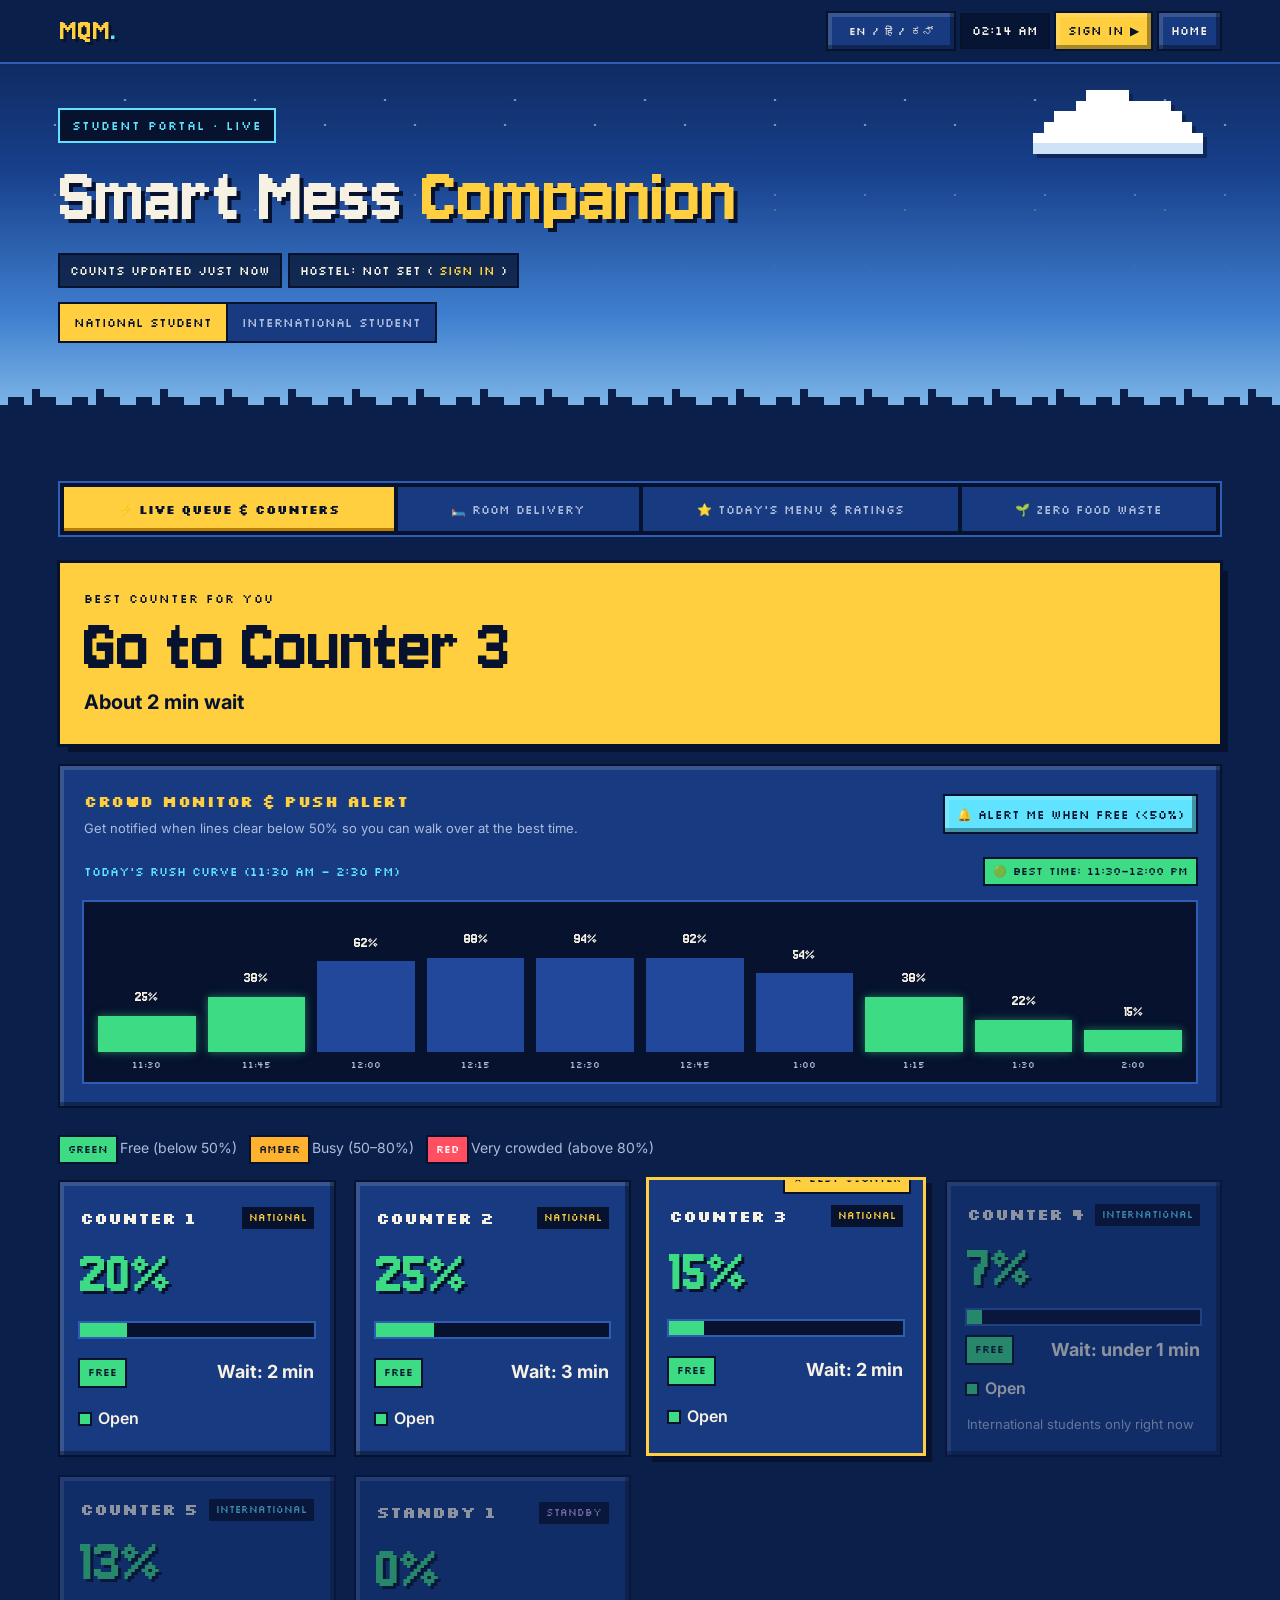
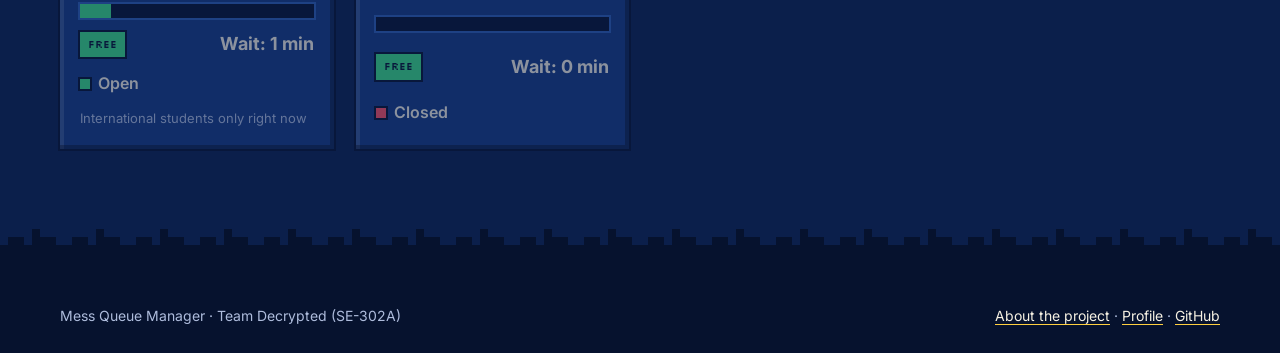
<file: student.html>
<!DOCTYPE html>
<html lang="en">

<head>
  <meta charset="utf-8">
  <meta name="viewport" content="width=device-width, initial-scale=1">
  <meta name="theme-color" content="#0b1f4b">
  <title>Student View | Mess Queue Manager · Jain University</title>
  <meta name="description"
    content="Live canteen queue status, fastest counter recommendation, room delivery, and menu rating for students at Jain University mess.">
  <link rel="icon" type="image/svg+xml"
    href="data:image/svg+xml,%3Csvg xmlns='http://www.w3.org/2000/svg' viewBox='0 0 64 64'%3E%3Crect width='64' height='64' rx='14' fill='%230b1f4b'/%3E%3Ctext x='50%25' y='56%25' text-anchor='middle' fill='%23fbbf24' font-family='monospace' font-weight='900' font-size='28'%3EMQM%3C/text%3E%3C/svg%3E">
  <link rel="stylesheet" href="css/style.css">
</head>

<body>

  <header class="nav">
    <nav class="container nav-inner" aria-label="Main">
      <a class="logo" href="index.html">MQM<span>.</span></a>
      <div class="nav-actions">
        <button class="btn btn-sm lang-btn-fixed" id="student-lang-btn" type="button">EN / हिं</button>
        <span class="hud-chip" id="clock">--:--</span>
        <div id="nav-user-slot"></div>
        <a class="btn btn-sm hide-xs" href="index.html" data-i18n="nav_home">Home</a>
      </div>
    </nav>
  </header>

  <main>
    <section class="sky page-sky">
      <div class="stars" aria-hidden="true"></div>
      <svg class="cloud" style="top:90px;right:6%;width:170px;--dur:24s" viewBox="0 0 32 12"
        shape-rendering="crispEdges" aria-hidden="true">
        <g fill="#fff">
          <rect x="10" y="0" width="8" height="2" />
          <rect x="8" y="2" width="18" height="2" />
          <rect x="4" y="4" width="24" height="2" />
          <rect x="2" y="6" width="28" height="2" />
          <rect x="0" y="8" width="32" height="2" />
        </g>
        <rect x="0" y="10" width="32" height="2" fill="#cfe3f7" />
      </svg>
      <div class="container hero-content">
        <span class="tag">STUDENT PORTAL · LIVE</span>
        <h1 class="page-title" id="st-heading">Smart Mess <span>Companion</span></h1>
        <div class="clock-row">
          <span class="hud-chip" id="updated">Updated just now</span>
          <span class="hud-chip" id="profile-pill">Hostel: Not Set (<a class="u" href="login.html" style="color:var(--gold)">Sign In</a>)</span>
        </div>
        <div class="segmented" role="group" aria-label="I am a">
          <button class="seg active" data-who="national" id="btn-who-nat">National student</button>
          <button class="seg" data-who="international" id="btn-who-int">International student</button>
        </div>
      </div>
      <div class="pixel-edge"></div>
    </section>

    <section class="section tight">
      <div class="container">

        <!-- Modern Tabbed Sub-Navigation -->
        <nav class="subnav-tabs" role="tablist" aria-label="Student Views">
          <button class="subtab active" id="tab-btn-queue" data-tab="queue" type="button" role="tab">
            ⚡ LIVE QUEUE &amp; COUNTERS
          </button>
          <button class="subtab" id="tab-btn-delivery" data-tab="delivery" type="button" role="tab">
            🛏️ ROOM DELIVERY <span class="badge" id="delivery-badge" hidden>1</span>
          </button>
          <button class="subtab" id="tab-btn-menu" data-tab="menu" type="button" role="tab">
            ⭐ TODAY'S MENU &amp; RATINGS
          </button>
          <button class="subtab" id="tab-btn-waste" data-tab="waste" type="button" role="tab">
            🌱 ZERO FOOD WASTE
          </button>
        </nav>

        <!-- ===================================================================
             TAB 1: LIVE QUEUE & COUNTERS
             =================================================================== -->
        <div id="tab-view-queue" class="tab-pane">
          <!-- Connection / Offline banner -->
          <div class="notice notice-amber" id="offline-banner" hidden>
            Could not connect, showing last known cached data.
          </div>

          <!-- Best Counter Recommendation Banner -->
          <div class="rec-banner" id="rec-banner" aria-live="polite">
            <div class="rec-label" id="rec-label">BEST COUNTER FOR YOU</div>
            <div class="rec-name" id="rec-name">Counter 3</div>
            <div class="rec-wait" id="rec-wait">About 2 min wait</div>
          </div>

          <!-- Digital Cross-Access Active Banner -->
          <div class="express-pass-banner" id="cross-pass-banner" hidden>
            <div>
              <span class="tag" style="background:var(--red);color:#fff">RUSH HOUR ACTIVE</span>
              <h3 style="font-family:var(--font-hud);font-size:18px;margin-top:6px;color:var(--text)">
                National Crowd &gt; 80%: International Counters are UNLOCKED!
              </h3>
              <p class="muted" style="font-size:13px;margin-top:4px">
                Claim a 15-minute Digital Express Pass to bypass the crowd and eat at the least busy International counter.
              </p>
            </div>
            <button class="btn btn-gold btn-lg" id="btn-claim-pass" type="button">
              🎫 Claim Express Pass ▶
            </button>
          </div>

          <div class="notice notice-blue" id="standby-banner" hidden>An extra Standby counter is open.</div>
          <div class="notice notice-amber" id="stale-banner" hidden>Warning: Counter counts were updated more than 5 minutes ago.</div>

          <!-- Notification & Forecast Controls -->
          <div class="card" style="margin-top:22px">
            <div style="display:flex;justify-content:space-between;align-items:center;flex-wrap:wrap;gap:12px">
              <div>
                <h3 class="card-title" style="margin:0">CROWD MONITOR &amp; PUSH ALERT</h3>
                <p class="muted" style="font-size:13px;margin-top:4px">Get notified when lines clear below 50% so you can walk over at the best time.</p>
              </div>
              <button class="btn btn-sm btn-cyan" id="btn-push-alert" type="button">
                🔔 Alert Me When Free (&lt;50%)
              </button>
            </div>

            <!-- Peak-Hour Forecast Bar Chart -->
            <div style="margin-top:20px">
              <div style="display:flex;justify-content:space-between;align-items:center;font-size:12px">
                <span class="hud" style="color:var(--cyan)">TODAY'S RUSH CURVE (11:30 AM – 2:30 PM)</span>
                <span class="pill pill-green">🟢 BEST TIME: 11:30–12:00 PM</span>
              </div>
              <div class="forecast-chart" id="forecast-chart"></div>
            </div>
          </div>

          <!-- Legend -->
          <div class="legend">
            <span><span class="pill pill-green">GREEN</span> Free (below 50%)</span>
            <span><span class="pill pill-amber">AMBER</span> Busy (50–80%)</span>
            <span><span class="pill pill-red">RED</span> Very crowded (above 80%)</span>
          </div>

          <!-- Live Counter Grid -->
          <div class="counter-grid" id="counter-grid"></div>
        </div>

        <!-- ===================================================================
             TAB 2: DIRECT-TO-ROOM MESS FOOD DELIVERY
             =================================================================== -->
        <div id="tab-view-delivery" class="tab-pane" hidden>
          <div class="grid grid-2">
            <!-- Request Form Card -->
            <div class="card">
              <span class="tag">STUDENT CARE SERVICE</span>
              <h3 class="card-title" style="margin-top:10px">REQUEST ROOM DELIVERY</h3>
              <p class="muted" style="font-size:13px;margin-bottom:16px">
                For hostel students who cannot visit the canteen due to illness, fever, leg injury, quarantine, or overlapping academic exams.
              </p>

              <form id="form-delivery-request">
                <div style="display:grid;gap:14px">
                  <div class="field-row">
                    <label class="field">
                      <span>Full Name</span>
                      <input class="input" id="del-name" required placeholder="Aditya Kumar">
                    </label>
                    <label class="field">
                      <span>Roll Number / USN</span>
                      <input class="input" id="del-roll" required placeholder="21BCE1042">
                    </label>
                  </div>

                  <div class="field-row">
                    <label class="field">
                      <span>Hostel Block</span>
                      <select class="input" id="del-block">
                        <option value="Block A">Block A</option>
                        <option value="Block B" selected>Block B</option>
                        <option value="Block C">Block C</option>
                        <option value="Girls Hostel 1">Girls Hostel 1</option>
                        <option value="Girls Hostel 2">Girls Hostel 2</option>
                      </select>
                    </label>
                    <label class="field">
                      <span>Room Number</span>
                      <input class="input" id="del-room" required placeholder="B-312" value="B-312">
                    </label>
                  </div>

                  <label class="field">
                    <span>Contact Phone / WhatsApp</span>
                    <input class="input" id="del-phone" type="tel" required placeholder="9876543210" value="9876543210">
                  </label>

                  <label class="field">
                    <span>Reason for Delivery</span>
                    <select class="input" id="del-reason" required>
                      <option value="medical">🚨 Medical / High Fever (Urgent Priority)</option>
                      <option value="injury">🩹 Leg / Mobility Injury</option>
                      <option value="quarantine">😷 Isolation / Infection Quarantine</option>
                      <option value="exam">📚 Overlapping Lab / Exam Viva</option>
                    </select>
                  </label>

                  <div class="field-row">
                    <label class="field">
                      <span>Meal Slot</span>
                      <select class="input" id="del-meal-type">
                        <option value="lunch" selected>Lunch</option>
                        <option value="dinner">Dinner</option>
                        <option value="breakfast">Breakfast</option>
                        <option value="snacks">Snacks</option>
                      </select>
                    </label>
                    <label class="field">
                      <span>Diet Box</span>
                      <select class="input" id="del-diet">
                        <option value="Light Sick Diet (Khichdi + Curd Rice)">Light Sick Diet (Khichdi + Curd Rice)</option>
                        <option value="Standard Today Thali" selected>Standard Today's Thali</option>
                        <option value="Boiled Veggies & Warm Soup">Boiled Veggies &amp; Warm Soup</option>
                      </select>
                    </label>
                  </div>

                  <label class="field">
                    <span>Preferred Delivery Mode</span>
                    <select class="input" id="del-mode">
                      <option value="staff">Mess Staff Runner (Standard)</option>
                      <option value="peer_buddy">Hostel Peer Buddy (Student volunteer earns +10 Karma points!)</option>
                    </select>
                  </label>

                  <label class="field">
                    <span>Special Instructions / Medical Notes</span>
                    <textarea class="input" id="del-notes" rows="2" placeholder="e.g. Please send extra curd, room bell is broken."></textarea>
                  </label>

                  <button class="btn btn-gold btn-lg" type="submit">Submit Delivery Request ▶</button>
                </div>
              </form>
            </div>

            <!-- Live Status & Active Trackers -->
            <div>
              <div class="card" id="active-tracker-box">
                <h3 class="card-title">LIVE ORDER TRACKER</h3>
                <div id="tracker-content">
                  <p class="muted">No active room deliveries. Fill the request form if you need food sent to your hostel room.</p>
                </div>
              </div>

              <!-- Karma Points Card -->
              <div class="card" style="margin-top:20px;background:var(--ink);border:2px dashed var(--gold)">
                <div style="display:flex;align-items:center;gap:14px">
                  <div style="font-size:36px">🌟</div>
                  <div>
                    <h4 style="font-family:var(--font-hud);font-size:13px;color:var(--gold)">HOSTEL PEER BUDDY PROGRAM</h4>
                    <p class="muted" style="font-size:12px;margin-top:2px">
                      Heading back to your hostel block? Pick up a sealed food box for an unwell batchmate and earn <b>+10 Mess Karma Points</b> redeemable for weekend canteen treats!
                    </p>
                  </div>
                </div>
              </div>
            </div>
          </div>
        </div>

        <!-- ===================================================================
             TAB 3: TODAY'S MENU & DISH RATINGS + FEEDBACK
             =================================================================== -->
        <div id="tab-view-menu" class="tab-pane" hidden>
          <div style="display:flex;justify-content:space-between;align-items:center;flex-wrap:wrap;gap:12px">
            <div>
              <h2 class="section-title" style="font-size:38px;margin:0">Today's <span>Menu &amp; Ratings</span></h2>
              <p class="muted" style="font-size:14px">Rate each dish during or right after your meal. Low ratings alert the chef immediately!</p>
            </div>
            <div class="segmented" id="menu-slot-selector" style="margin:0">
              <button class="seg active" data-slot="lunch">Lunch</button>
              <button class="seg" data-slot="breakfast">Breakfast</button>
              <button class="seg" data-slot="dinner">Dinner</button>
            </div>
          </div>

          <!-- Dishes Grid -->
          <div class="menu-grid" id="dishes-grid"></div>

          <!-- Overall Mess Experience Feedback Form -->
          <div class="card" style="margin-top:34px">
            <h3 class="card-title">OVERALL MESS EXPERIENCE FEEDBACK</h3>
            <p class="muted" style="font-size:13px">Help the canteen administration track hygiene, queue speed, and staff behavior.</p>

            <form id="form-overall-feedback" style="margin-top:16px">
              <div class="form-grid">
                <label class="field">
                  <span>Hygiene &amp; Plate Cleanliness (1–5 ★)</span>
                  <select class="input" id="fb-hygiene">
                    <option value="5">★★★★★ 5 - Very Clean</option>
                    <option value="4" selected>★★★★☆ 4 - Good</option>
                    <option value="3">★★★☆☆ 3 - Average</option>
                    <option value="2">★★☆☆☆ 2 - Needs Attention</option>
                    <option value="1">★☆☆☆☆ 1 - Poor Hygiene</option>
                  </select>
                </label>

                <label class="field">
                  <span>Queue Speed &amp; Counter Flow (1–5 ★)</span>
                  <select class="input" id="fb-speed">
                    <option value="5">★★★★★ 5 - Very Fast</option>
                    <option value="4" selected>★★★★☆ 4 - Smooth</option>
                    <option value="3">★★★☆☆ 3 - Moderate Wait</option>
                    <option value="2">★★☆☆☆ 2 - Slow Moving</option>
                    <option value="1">★☆☆☆☆ 1 - Unacceptable Delay</option>
                  </select>
                </label>

                <label class="field">
                  <span>Staff Courtesy &amp; Service (1–5 ★)</span>
                  <select class="input" id="fb-courtesy">
                    <option value="5" selected>★★★★★ 5 - Courteous</option>
                    <option value="4">★★★★☆ 4 - Polite</option>
                    <option value="3">★★★☆☆ 3 - Neutral</option>
                    <option value="2">★★☆☆☆ 2 - Unhelpful</option>
                    <option value="1">★☆☆☆☆ 1 - Rude</option>
                  </select>
                </label>
              </div>

              <label class="field" style="margin-top:14px">
                <span>Comments or Specific Incident Report</span>
                <textarea class="input" id="fb-comments" rows="2" placeholder="e.g. Counter 2 ran out of chapati at 12:45 PM; tables were wiped quickly."></textarea>
              </label>

              <div class="btn-row" style="margin-top:16px">
                <button class="btn btn-gold" type="submit">Submit Mess Feedback ✓</button>
              </div>
            </form>
          </div>
        </div>

        <!-- ===================================================================
             TAB 4: ZERO FOOD WASTE PRE-CHECK-IN
             =================================================================== -->
        <div id="tab-view-waste" class="tab-pane" hidden>
          <div class="card" style="text-align:center;max-width:680px;margin:0 auto">
            <span class="tag">ZERO FOOD WASTE INITIATIVE</span>
            <h2 class="page-title" style="font-size:42px;margin-top:10px">Meal <span>Pre-Check-In</span></h2>
            <p class="muted" style="margin:10px auto 20px;max-width:520px">
              Let the kitchen know if you are eating today. Real-time headcounts allow chefs to cook exact quantities, saving 20–30% food from going to the bin!
            </p>

            <div style="display:grid;grid-template-columns:1fr 1fr;gap:18px;margin-top:20px">
              <button class="btn btn-green btn-lg" id="btn-eat-yes" type="button" style="height:80px;font-size:16px">
                🍽️ I AM EATING IN MESS
              </button>
              <button class="btn btn-red btn-lg" id="btn-eat-no" type="button" style="height:80px;font-size:16px">
                🚫 SKIPPING THIS MEAL
              </button>
            </div>

            <div id="attendance-status-msg" style="margin-top:18px;font-family:var(--font-hud);color:var(--gold)">
              Status: Response recorded for today's lunch!
            </div>

            <div class="hud-strip" style="margin-top:28px">
              <div class="hud-item">
                <div class="hud-label">EXPECTED EATERS</div>
                <div class="hud-value c-green" id="att-eat-count">348</div>
              </div>
              <div class="hud-item">
                <div class="hud-label">SKIPPING MEAL</div>
                <div class="hud-value c-amber" id="att-skip-count">42</div>
              </div>
              <div class="hud-item">
                <div class="hud-label">FOOD SAVED EST.</div>
                <div class="hud-value c-cyan" id="att-waste-saved">~18%</div>
              </div>
            </div>
          </div>
        </div>

      </div>
    </section>
  </main>

  <!-- Digital Express Pass Modal -->
  <div class="modal-overlay" id="express-pass-modal" hidden>
    <div class="modal-window">
      <div class="modal-head">
        <h3 class="modal-title">CROSS-ACCESS PASS</h3>
        <button class="modal-close-btn" id="btn-close-pass-modal" type="button">✕</button>
      </div>
      <div class="express-pass-card" id="pass-card-content">
        <!-- Rendered dynamically -->
      </div>
    </div>
  </div>

  <!-- Toast Notification Container -->
  <div id="toast-container" aria-live="polite"></div>

  <footer class="footer">
    <div class="container footer-inner">
      <p>Mess Queue Manager · Team Decrypted (SE-302A)</p>
      <p><a class="u" href="about.html">About the project</a> · <a class="u" href="login.html">Profile</a> · <a class="u" href="https://github.com/dsawithaditya/Decrypted.git" target="_blank" rel="noreferrer">GitHub</a></p>
    </div>
  </footer>

  <script src="js/logic.js"></script>
  <script src="js/supabase.js"></script>
  <script src="js/auth.js"></script>
  <script src="js/i18n.js"></script>
  <script src="js/ui.js"></script>
  <script src="js/student.js"></script>
</body>
</html>
</file>
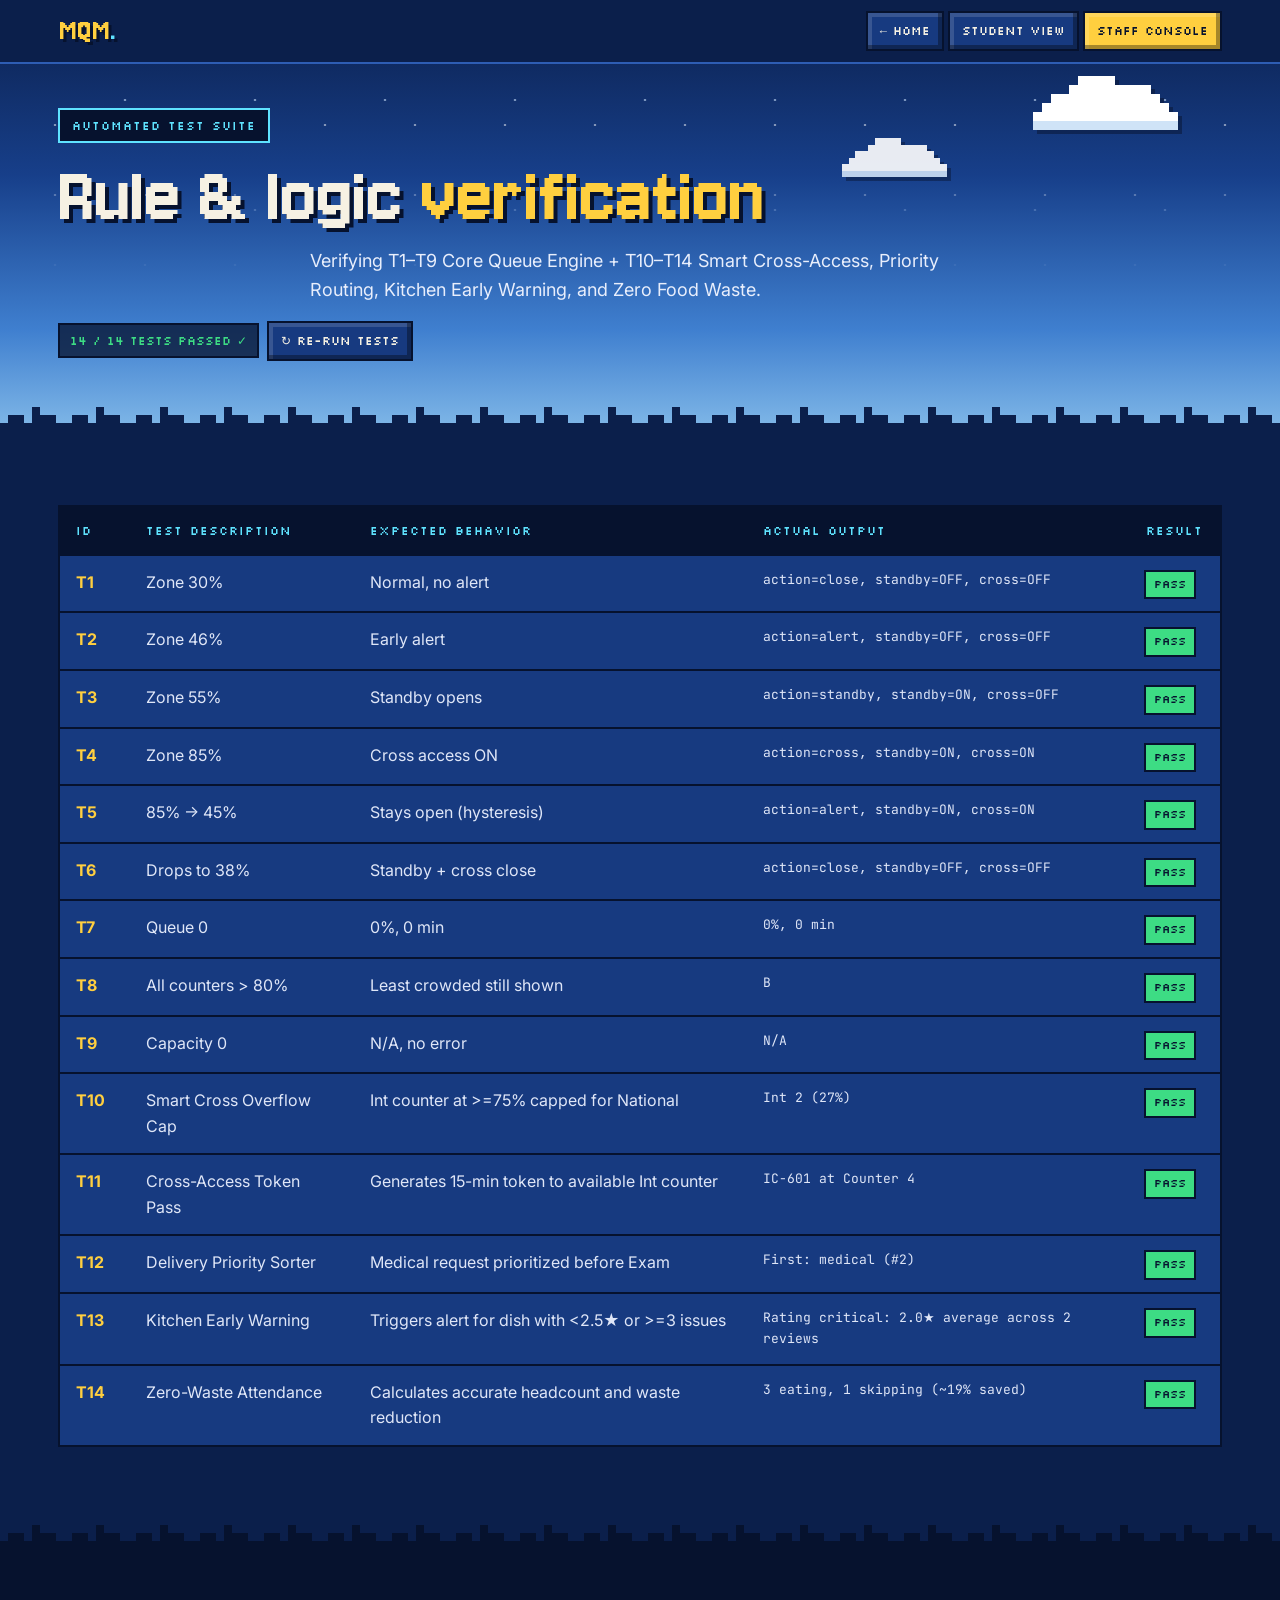
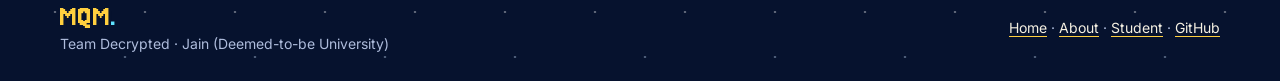
<file: tests.html>
<!DOCTYPE html>
<html lang="en">
<head>
  <meta charset="utf-8">
  <meta name="viewport" content="width=device-width, initial-scale=1">
  <title>Logic Tests (T1–T14) | Mess Queue Manager</title>
  <link rel="icon" type="image/svg+xml"
    href="data:image/svg+xml,%3Csvg xmlns='http://www.w3.org/2000/svg' viewBox='0 0 64 64'%3E%3Crect width='64' height='64' rx='14' fill='%230b1f4b'/%3E%3Ctext x='50%25' y='56%25' text-anchor='middle' fill='%23fbbf24' font-family='monospace' font-weight='900' font-size='28'%3EMQM%3C/text%3E%3C/svg%3E">
  <link rel="stylesheet" href="css/style.css">
</head>
<body>
<header class="nav">
  <nav class="container nav-inner">
    <a class="logo" href="index.html">MQM<span>.</span></a>
    <div class="nav-actions">
      <a class="btn btn-sm" href="index.html">← Home</a>
      <a class="btn btn-sm" href="student.html">Student view</a>
      <a class="btn btn-sm btn-gold" href="staff.html">Staff console</a>
    </div>
  </nav>
</header>
<main>
  <section class="sky page-sky">
    <div class="stars" aria-hidden="true"></div>
    <div class="container hero-content">
      <span class="tag">AUTOMATED TEST SUITE</span>
      <h1 class="page-title">Rule &amp; logic <span>verification</span></h1>
      <p class="hero-sub" style="margin-top:10px">Verifying T1–T9 Core Queue Engine + T10–T14 Smart Cross-Access, Priority Routing, Kitchen Early Warning, and Zero Food Waste.</p>
      <div style="display:flex;gap:12px;align-items:center;margin-top:18px;flex-wrap:wrap">
        <span class="hud-chip" id="summary">Running test suite…</span>
        <button class="btn btn-sm" id="btn-rerun" type="button">↻ Re-run tests</button>
      </div>
    </div>
    <div class="pixel-edge"></div>
  </section>
  <section class="section tight">
    <div class="container">
      <div class="table-wrap">
        <table>
          <thead>
            <tr>
              <th style="width:70px">ID</th>
              <th>TEST DESCRIPTION</th>
              <th>EXPECTED BEHAVIOR</th>
              <th>ACTUAL OUTPUT</th>
              <th style="width:90px">RESULT</th>
            </tr>
          </thead>
          <tbody id="rows"></tbody>
        </table>
      </div>
    </div>
  </section>
</main>

<footer class="footer">
  <div class="stars" aria-hidden="true"></div>
  <div class="container footer-inner">
    <div>
      <div class="logo">MQM<span>.</span></div>
      <p>Team Decrypted · Jain (Deemed-to-be University)</p>
    </div>
    <p><a class="u" href="index.html">Home</a> · <a class="u" href="about.html">About</a> · <a class="u" href="student.html">Student</a> · <a class="u" href="https://github.com/dsawithaditya/Decrypted.git" target="_blank" rel="noreferrer">GitHub</a></p>
  </div>
</footer>

<script src="js/logic.js"></script>
<script src="js/ui.js"></script>
<script>
  function renderTests() {
    const results = MQM.runTests();
    const passCount = results.filter(r => r.ok).length;
    document.getElementById('rows').innerHTML = results.map(r => `
      <tr>
        <td><strong>${r.id}</strong></td>
        <td>${r.input}</td>
        <td>${r.exp}</td>
        <td style="font-family:var(--font-mono);font-size:13px">${r.got}</td>
        <td><span class="pill ${r.ok ? 'pill-green' : 'pill-red'}">${r.ok ? 'PASS' : 'FAIL'}</span></td>
      </tr>
    `).join('');
    const sumEl = document.getElementById('summary');
    sumEl.textContent = `${passCount} / ${results.length} tests passed ✓`;
    sumEl.className = 'hud-chip ' + (passCount === results.length ? 'c-green' : 'c-red');
  }

  document.getElementById('btn-rerun')?.addEventListener('click', renderTests);
  renderTests();
</script>
</body>
</html>
</file>
<file: css/style.css>
/* ============ Mess Queue Manager: pixel "game" theme ============ */
@import url('https://fonts.googleapis.com/css2?family=Inter:wght@400;500;600;700&family=JetBrains+Mono:wght@400;600&family=Jersey+10&family=Silkscreen:wght@400;700&display=swap');

:root{
  --bg-deep:#0b1f4b; --bg:#102a63; --surface:#173a80; --surface2:#21489a; --line:#2e5db3;
  --ink:#06122e; --text:#f6f1e3; --muted:#aebcdc;
  --gold:#ffcf3f; --gold-dark:#b97f00; --cyan:#5fe3ff;
  --green:#3ddc84; --amber:#ffb22e; --red:#ff4f61; --blue:#59a8ff;
  --font-display:"Jersey 10",system-ui,sans-serif;
  --font-hud:"Silkscreen",ui-monospace,monospace;
  --font-body:"Inter",system-ui,-apple-system,"Segoe UI",sans-serif;
  --font-mono:"JetBrains Mono",ui-monospace,monospace;
  --bevel: inset -4px -4px 0 rgba(0,0,0,.35), inset 4px 4px 0 rgba(255,255,255,.14);
  --edge: url("data:image/svg+xml;utf8,<svg xmlns='http://www.w3.org/2000/svg' width='64' height='32' shape-rendering='crispEdges'><path d='M0 16h8V8h16v8h8V0h8v8h16v8h8v16H0z'/></svg>");
}

*,*::before,*::after{box-sizing:border-box;margin:0;padding:0}
html{scroll-behavior:smooth}
body{font-family:var(--font-body);background:var(--bg-deep);color:var(--text);line-height:1.6;min-height:100vh;display:flex;flex-direction:column;-webkit-font-smoothing:antialiased}
main{flex:1}
a{color:inherit;text-decoration:none}
img,svg{display:block;max-width:100%}
[hidden]{display:none!important}
::selection{background:var(--gold);color:var(--ink)}
.container{width:100%;max-width:1200px;margin:0 auto;padding:0 20px}
.hud{font-family:var(--font-hud)}
.muted{color:var(--muted)}

/* ---------- NAV ---------- */
.nav{position:fixed;inset:0 0 auto 0;z-index:100;height:64px;background:var(--bg-deep);border-bottom:2px solid var(--line)}
.nav-inner{height:100%;display:flex;align-items:center;justify-content:space-between;gap:16px}
.logo{font-family:var(--font-display);font-size:32px;line-height:1;letter-spacing:1px;color:var(--gold);text-shadow:3px 3px 0 var(--ink)}
.logo span{color:var(--cyan)}
.nav-links{display:flex;gap:2px;list-style:none}
.nav-links a{font-family:var(--font-hud);font-size:13px;color:var(--muted);padding:10px 12px;position:relative;display:inline-block}
.nav-links a::after{content:"";position:absolute;left:12px;right:12px;bottom:4px;height:2px;background:var(--gold);transform:scaleX(0);transform-origin:left;transition:transform .2s}
.nav-links a:hover{color:var(--text)}
.nav-links a:hover::after{transform:scaleX(1)}
.nav-actions{display:flex;gap:8px;align-items:center;flex-shrink:0;justify-content:flex-end}
.lang-btn-fixed{width:126px!important;min-width:126px!important;max-width:126px!important;padding:0 6px!important;font-size:11px!important;text-align:center!important;justify-content:center!important;flex-shrink:0!important}
.nav-fixed-btn{min-width:130px!important;text-align:center!important;justify-content:center!important;flex-shrink:0!important}
.nav-links{display:flex;gap:4px;list-style:none;flex-shrink:0}
.menu-btn{display:none!important}
@media (max-width:900px){
  .nav-links{display:none;position:absolute;top:64px;left:0;right:0;flex-direction:column;background:var(--bg-deep);border-bottom:2px solid var(--line);padding:8px 20px 16px}
  .nav-links.open{display:flex}
  .menu-btn{display:inline-flex!important}
}
@media (max-width:480px){ .hide-xs{display:none!important} }

/* ---------- BUTTONS (pixel bevel + lift) ---------- */
.btn{font-family:var(--font-hud);font-size:13px;display:inline-flex;align-items:center;justify-content:center;gap:8px;min-height:44px;padding:0 18px;border:0;border-radius:0;cursor:pointer;color:var(--text);background:var(--surface);
  box-shadow:0 0 0 2px var(--ink),var(--bevel);transition:transform .12s,box-shadow .12s,background .12s;user-select:none;white-space:nowrap}
.btn:hover{transform:translate(-2px,-2px);box-shadow:0 0 0 2px var(--ink),4px 4px 0 2px var(--ink),var(--bevel)}
.btn:active{transform:translate(1px,1px);box-shadow:0 0 0 2px var(--ink),inset 4px 4px 0 rgba(0,0,0,.35)}
.btn:disabled{opacity:.45;pointer-events:none}
.btn-gold{background:var(--gold);color:var(--ink)}
.btn-green{background:var(--green);color:var(--ink)}
.btn-red{background:var(--red);color:#fff}
.btn-cyan{background:var(--cyan);color:var(--ink)}
.btn-sm{min-height:36px;padding:0 12px;font-size:12px}
.btn-lg{min-height:56px;padding:0 28px;font-size:15px}

/* ---------- SKY HERO ---------- */
.sky{position:relative;overflow:hidden;padding:150px 0 140px;text-align:center;
  background:linear-gradient(180deg,#0b1f4b 0%,#173f8a 40%,#3f7fcf 75%,#86bdea 100%)}
.page-sky{padding:110px 0 80px;text-align:left}
.stars{position:absolute;inset:0;pointer-events:none;opacity:.85;
  background-image:radial-gradient(#fff 1px,transparent 1.7px),radial-gradient(#cfe6ff 1px,transparent 1.7px);
  background-size:90px 70px,130px 110px;background-position:10px 20px,60px 45px;
  -webkit-mask-image:linear-gradient(#000,transparent 65%);mask-image:linear-gradient(#000,transparent 65%)}
.cloud {
  position: absolute;
  pointer-events: auto;
  cursor: pointer;
  z-index: 3;
  animation: drift var(--dur, 10s) ease-in-out infinite alternate;
  filter: drop-shadow(4px 4px 0 rgba(7, 19, 48, 0.5));
  transition: filter 0.22s ease;
  overflow: visible;
}
.cloud g,
.cloud > rect {
  transform-box: fill-box;
  transform-origin: center;
  transition: transform 0.26s cubic-bezier(0.34, 1.56, 0.64, 1), fill 0.22s ease;
}
.cloud:hover {
  filter: drop-shadow(0 -2px 0 var(--gold)) drop-shadow(0 2px 0 var(--cyan)) drop-shadow(5px 7px 0 var(--ink)) drop-shadow(0 0 18px rgba(255, 207, 63, 0.75));
}
.cloud:hover g {
  animation: cloudHoverFloat 0.9s ease-in-out infinite alternate;
}
.cloud:hover > rect {
  animation: cloudHoverFloat 0.9s ease-in-out infinite alternate;
  fill: var(--gold);
}
.cloud:active g,
.cloud:active > rect,
.cloud.cloud-jump g,
.cloud.cloud-jump > rect {
  animation: cloudBounce 0.5s cubic-bezier(0.34, 1.56, 0.64, 1) !important;
}
@keyframes drift {
  0% { transform: translate3d(-85px, -6px, 0); }
  50% { transform: translate3d(0px, 7px, 0); }
  100% { transform: translate3d(85px, -6px, 0); }
}
@keyframes cloudHoverFloat {
  0% { transform: translateY(-4px) scale(1.16) rotate(-2deg); }
  100% { transform: translateY(-9px) scale(1.22) rotate(2deg); }
}
@keyframes cloudBounce {
  0% { transform: scale(1.16) translateY(-4px); }
  35% { transform: scale(0.88, 1.3) translateY(-12px) rotate(-5deg); }
  70% { transform: scale(1.26, 0.88) translateY(3px) rotate(4deg); }
  100% { transform: scale(1.16) translateY(-4px) rotate(0deg); }
}
.cloud-sparkle {
  position: fixed;
  pointer-events: none;
  z-index: 9999;
  width: 7px;
  height: 7px;
  background: var(--gold);
  box-shadow: 2px 2px 0 var(--ink);
  animation: pixelSparkleFly 0.55s steps(5) forwards;
}
@keyframes pixelSparkleFly {
  0% { opacity: 1; transform: translate(0, 0) scale(1); }
  100% { opacity: 0; transform: translate(var(--tx, 20px), var(--ty, -30px)) scale(0.25); }
}
.hero-content{position:relative;z-index:4;pointer-events:none}
.hero-content a,.hero-content button,.hero-content .card,.hero-content .hud-strip,.hero-content .hud-chip,.hero-content .tag,.hero-content .notice{pointer-events:auto}
.tag{display:inline-block;font-family:var(--font-hud);font-size:12px;padding:6px 12px;background:var(--ink);color:var(--cyan);box-shadow:0 0 0 2px var(--cyan);letter-spacing:1px}
.hero-title{font-family:var(--font-display);font-weight:400;font-size:clamp(58px,11vw,132px);line-height:.88;margin-top:22px;color:var(--gold);
  text-shadow:4px 4px 0 var(--gold-dark),8px 8px 0 var(--ink);letter-spacing:2px}
.hero-title .line2{display:block;color:var(--text);text-shadow:4px 4px 0 #6b7da8,8px 8px 0 var(--ink)}
.page-title{font-family:var(--font-display);font-weight:400;font-size:clamp(46px,8vw,84px);line-height:.95;margin-top:16px;text-shadow:4px 4px 0 var(--ink)}
.page-title span{color:var(--gold)}
.hero-sub{max-width:660px;margin:22px auto 0;font-size:18px;color:#e8eefc}
.hero-actions{display:flex;flex-wrap:wrap;gap:16px;justify-content:center;margin-top:34px}
.pixel-edge{position:absolute;left:0;right:0;bottom:0;height:32px;background:var(--bg-deep);z-index:3;
  -webkit-mask-image:var(--edge);mask-image:var(--edge);-webkit-mask-repeat:repeat-x;mask-repeat:repeat-x;-webkit-mask-size:64px 100%;mask-size:64px 100%}
.pixel-edge.to-alt{background:var(--bg)}

/* HUD strip */
.hud-strip {
  display: grid;
  grid-template-columns: repeat(6, minmax(0, 1fr));
  max-width: 1120px;
  margin: 44px auto 0;
  background: rgba(6, 18, 46, 0.92);
  box-shadow:
    0 0 0 2px var(--ink),
    0 0 0 4px var(--cyan),
    8px 8px 0 var(--ink),
    0 14px 32px rgba(7, 19, 48, 0.65);
  text-align: left;
  position: relative;
}
.hud-item {
  padding: 16px 13px 14px;
  border-right: 2px dashed rgba(95, 227, 255, 0.25);
  display: flex;
  flex-direction: column;
  justify-content: space-between;
  gap: 6px;
  min-width: 0;
  transition: background-color 0.2s ease, box-shadow 0.2s ease;
}
.hud-item:last-child {
  border-right: 0;
}
.hud-label {
  font-family: var(--font-hud);
  font-size: 10px;
  color: var(--cyan);
  letter-spacing: 0.8px;
  white-space: nowrap;
  overflow: hidden;
  text-overflow: ellipsis;
}
.hud-value {
  font-family: var(--font-display);
  font-size: clamp(23px, 2.3vw, 29px);
  line-height: 1.05;
  white-space: nowrap;
  overflow: hidden;
  text-overflow: ellipsis;
  text-shadow: 2px 2px 0 var(--ink);
  transition: transform 0.2s cubic-bezier(0.34, 1.56, 0.64, 1);
}
.hud-sub {
  font-family: var(--font-hud);
  font-size: 10px;
  color: var(--muted);
  letter-spacing: 0.5px;
  white-space: nowrap;
  overflow: hidden;
  text-overflow: ellipsis;
}
.hud-item:hover {
  background: rgba(255, 207, 63, 0.08);
  box-shadow: inset 0 3px 0 var(--gold), inset 0 -2px 0 var(--cyan) !important;
  transform: none !important;
}
.hud-item:hover .hud-value {
  transform: translateX(2px) scale(1.03);
}
@media (max-width: 980px) {
  .hud-strip {
    grid-template-columns: repeat(3, minmax(0, 1fr));
  }
  .hud-item:nth-child(3n) {
    border-right: 0;
  }
  .hud-item:nth-child(-n+3) {
    border-bottom: 2px dashed rgba(95, 227, 255, 0.25);
  }
}
@media (max-width: 620px) {
  .hud-strip {
    grid-template-columns: repeat(2, minmax(0, 1fr));
  }
  .hud-item:nth-child(3n) {
    border-right: 2px dashed rgba(95, 227, 255, 0.25);
  }
  .hud-item:nth-child(2n) {
    border-right: 0;
  }
  .hud-item:nth-child(-n+4) {
    border-bottom: 2px dashed rgba(95, 227, 255, 0.25);
  }
}
.hud-chip{display:inline-flex;align-items:center;gap:6px;font-family:var(--font-hud);font-size:12px;padding:6px 10px;background:rgba(6,18,46,.75);box-shadow:0 0 0 2px var(--ink)}

/* ---------- SECTIONS ---------- */
.section{padding:90px 0;position:relative}
.section.tight{padding:40px 0 80px}
.section-alt{background:var(--bg)}
.eyebrow{font-family:var(--font-hud);font-size:12px;color:var(--cyan);letter-spacing:2px;text-transform:uppercase}
.section-title{font-family:var(--font-display);font-weight:400;font-size:clamp(42px,6vw,66px);line-height:1;margin:8px 0 16px;text-shadow:3px 3px 0 var(--ink)}
.section-title span{color:var(--gold)}
.lead{color:var(--muted);max-width:740px;font-size:17px}
.grid{display:grid;gap:22px;margin-top:36px}
.grid-2{grid-template-columns:repeat(auto-fit,minmax(300px,1fr))}
.grid-3{grid-template-columns:repeat(auto-fit,minmax(250px,1fr))}
.grid-4{grid-template-columns:repeat(auto-fit,minmax(220px,1fr))}

.card{background:var(--surface);padding:24px;position:relative;box-shadow:0 0 0 2px var(--ink),var(--bevel)}
.card h3,.card-title{font-family:var(--font-hud);font-size:15px;color:var(--gold);margin-bottom:10px;letter-spacing:.5px}
.card p{color:var(--muted)}
.card .num-badge{position:absolute;top:-14px;right:16px;font-family:var(--font-display);font-size:28px;line-height:1;background:var(--gold);color:var(--ink);padding:2px 10px;box-shadow:0 0 0 2px var(--ink)}
.list{list-style:none;display:grid;gap:10px;margin-top:8px}
.list li{padding-left:22px;position:relative;color:var(--muted)}
.list li::before{content:"";position:absolute;left:0;top:9px;width:10px;height:10px;background:var(--gold);box-shadow:2px 2px 0 var(--ink)}

/* tables */
.table-wrap{overflow-x:auto;margin-top:28px;box-shadow:0 0 0 2px var(--ink)}
table{width:100%;border-collapse:collapse;min-width:560px;background:var(--surface)}
th,td{text-align:left;padding:14px 16px;border-bottom:2px solid var(--ink);vertical-align:top}
th{font-family:var(--font-hud);font-size:12px;font-weight:400;background:var(--ink);color:var(--cyan);letter-spacing:1px}
td{color:#dfe6f7}
tr:last-child td{border-bottom:0}
td strong{color:var(--gold)}

/* rule cards */
.rule{border-left:8px solid var(--c,var(--gold))}
.rule .rule-pct{font-family:var(--font-display);font-size:58px;line-height:1;color:var(--c,var(--gold));text-shadow:3px 3px 0 var(--ink)}
.rule .who{display:inline-block;margin-top:12px;font-family:var(--font-hud);font-size:11px;padding:4px 8px;background:var(--ink);color:var(--muted)}
.r-amber{--c:var(--amber)} .r-blue{--c:var(--blue)} .r-red{--c:var(--red)} .r-green{--c:var(--green)}

.callout{margin-top:28px;padding:18px 20px;background:var(--ink);border-left:6px solid var(--cyan);color:#dfe6f7}
.callout b{color:var(--cyan);font-family:var(--font-hud);font-weight:400}

/* code + flowchart */
pre.code{font-family:var(--font-mono);font-size:14px;line-height:1.7;background:var(--ink);color:#d8e4ff;padding:22px;overflow-x:auto;box-shadow:0 0 0 2px var(--line)}
pre.code .k{color:var(--gold)} pre.code .c{color:#7d8fb8}
.steps{counter-reset:s;list-style:none;display:grid;gap:12px}
.steps li{counter-increment:s;display:flex;gap:14px;align-items:flex-start;color:#dfe6f7}
.steps li::before{content:counter(s);flex:none;width:32px;height:32px;display:grid;place-items:center;font-family:var(--font-display);font-size:22px;background:var(--gold);color:var(--ink);box-shadow:0 0 0 2px var(--ink)}
/* High-Contrast Retro Arcade Mermaid Box */
.mermaid-box {
  background: #071330;
  border: 2px solid var(--gold);
  border-radius: 8px;
  padding: 24px;
  overflow-x: auto;
  box-shadow: 0 0 0 2px var(--ink), 6px 6px 0 var(--ink);
  margin-top: 24px;
  position: relative;
}
.mermaid-box .mermaid {
  display: flex;
  justify-content: center;
  color: #ffffff;
  font-family: var(--font-body);
}
.mermaid-box svg {
  width: 100% !important;
  max-width: 820px !important;
  min-width: 580px;
  height: auto !important;
  filter: drop-shadow(0 2px 8px rgba(0, 0, 0, 0.4));
  margin: 0 auto;
  display: block;
}
.mermaid-box .node rect,
.mermaid-box .node polygon,
.mermaid-box .node circle {
  fill: #0b1f4b !important;
  stroke: var(--gold) !important;
  stroke-width: 2px !important;
}
.mermaid-box .node .label {
  color: #ffffff !important;
  fill: #ffffff !important;
}
.mermaid-box .edgePath .path {
  stroke: var(--cyan) !important;
  stroke-width: 2.5px !important;
}
/* ForeignObject overflow fix for crystal-clear flowchart text */
.mermaid-box foreignObject {
  overflow: visible !important;
}
.mermaid-box foreignObject > div {
  overflow: visible !important;
  width: auto !important;
}
.mermaid-box .edgeLabel {
  background-color: transparent !important;
}
.mermaid-box .edgeLabel span,
.mermaid-box .edgeLabel p {
  background-color: #0b1f4b !important;
  color: var(--gold) !important;
  fill: var(--gold) !important;
  font-family: var(--font-hud) !important;
  font-size: 11px !important;
  font-weight: 700 !important;
  padding: 4px 8px !important;
  border-radius: 4px !important;
  border: 1px solid var(--cyan) !important;
  display: inline-block !important;
}

/* old edgeLabel */
.mermaid-box-old-edgeLabel {
  background-color: #071330 !important;
  color: var(--gold) !important;
  fill: var(--gold) !important;
  font-family: var(--font-hud) !important;
  font-size: 13px !important;
  font-weight: 700 !important;
  padding: 3px 6px !important;
  border-radius: 4px !important;
  border: 1px solid var(--gold) !important;
}
.mermaid-box .marker {
  fill: var(--cyan) !important;
  stroke: var(--cyan) !important;
}

/* pillars + team */
.pillar .icon{width:52px;height:52px;display:grid;place-items:center;font-family:var(--font-display);font-size:30px;background:var(--cyan);color:var(--ink);box-shadow:0 0 0 2px var(--ink),4px 4px 0 var(--ink);margin-bottom:16px}
.member{display:flex;gap:14px;align-items:center}
.avatar{flex:none;width:54px;height:54px;display:grid;place-items:center;font-family:var(--font-display);font-size:28px;background:var(--gold);color:var(--ink);box-shadow:0 0 0 2px var(--ink),4px 4px 0 var(--ink)}
.member h4{font-size:16px}
.member .role{font-family:var(--font-hud);font-size:11px;color:var(--cyan)}
.member p{font-size:14px;color:var(--muted)}
.lead-badge{font-family:var(--font-hud);font-size:10px;background:var(--red);color:#fff;padding:2px 6px;margin-left:6px;vertical-align:middle}

/* ---------- FOOTER ---------- */
.footer{position:relative;background:var(--ink);padding:44px 0 26px;margin-top:32px}
.footer::before{content:"";position:absolute;left:0;right:0;bottom:100%;height:32px;background:var(--ink);
  -webkit-mask-image:var(--edge);mask-image:var(--edge);-webkit-mask-repeat:repeat-x;mask-repeat:repeat-x;-webkit-mask-size:64px 100%;mask-size:64px 100%}
.footer .stars{-webkit-mask-image:none;mask-image:none;opacity:.35}
.footer-inner{position:relative;display:flex;flex-wrap:wrap;gap:20px;justify-content:space-between;align-items:center}
.footer p{color:var(--muted);font-size:14px}
.footer a.u{color:var(--text);border-bottom:1px solid var(--gold)}

/* ---------- COLORS ---------- */
.c-green{color:var(--green)} .c-gold{color:var(--gold)} .c-cyan{color:var(--cyan)} .c-amber{color:var(--amber)} .c-red{color:var(--red)} .c-na{color:var(--muted)}
.bg-green{background:var(--green)} .bg-amber{background:var(--amber)} .bg-red{background:var(--red)} .bg-na{background:var(--muted)}
.pill{display:inline-block;font-family:var(--font-hud);font-size:11px;padding:4px 8px;color:var(--ink);box-shadow:0 0 0 2px var(--ink)}
.pill-green{background:var(--green)} .pill-amber{background:var(--amber)} .pill-red{background:var(--red);color:#fff} .pill-na{background:var(--muted)}
.bar{height:14px;background:var(--ink);box-shadow:0 0 0 2px var(--line);overflow:hidden;position:relative}
.bar .fill{display:block;height:100%;width:0;transition:width .4s steps(8)}
.type-chip{font-family:var(--font-hud);font-size:10px;padding:3px 7px;background:var(--ink);color:var(--muted)}
.type-national{color:var(--gold)} .type-international{color:var(--cyan)} .type-standby{color:#c9a3ff}

/* ---------- STUDENT VIEW ---------- */
.clock-row{display:flex;flex-wrap:wrap;gap:10px;margin-top:18px}
.segmented{display:inline-flex;flex-wrap:wrap;gap:2px;background:var(--ink);box-shadow:0 0 0 2px var(--ink);margin-top:18px}
.seg{font-family:var(--font-hud);font-size:12px;padding:11px 14px;background:var(--surface);color:var(--muted);border:0;cursor:pointer}
.seg.active{background:var(--gold);color:var(--ink)}
.rec-banner{padding:26px 24px;background:var(--gold);color:var(--ink);box-shadow:0 0 0 3px var(--ink),8px 8px 0 var(--ink);position:relative}
.rec-banner.rec-red{background:#ffd27a} .rec-banner.rec-na{background:var(--muted)}
.rec-label{font-family:var(--font-hud);font-size:12px;letter-spacing:1px}
.rec-name{font-family:var(--font-display);font-size:clamp(46px,10vw,78px);line-height:1}
.rec-wait{font-size:20px;font-weight:700}
.notice{margin-top:22px;padding:16px 18px;font-weight:600;font-size:17px;box-shadow:0 0 0 2px var(--ink)}
.notice-red{background:var(--red);color:#fff} .notice-amber{background:var(--amber);color:var(--ink)} .notice-blue{background:var(--blue);color:var(--ink)}
.legend{display:flex;flex-wrap:wrap;gap:14px;margin:30px 0 4px;font-size:14px;color:var(--muted)}
.counter-grid{display:grid;grid-template-columns:repeat(auto-fill,minmax(250px,1fr));gap:22px;margin-top:20px}
.ccard{background:var(--surface);padding:20px;position:relative;box-shadow:0 0 0 2px var(--ink),var(--bevel);display:grid;gap:12px;transition:transform .15s}
.ccard.is-best{box-shadow:0 0 0 3px var(--gold),6px 6px 0 3px var(--ink);transform:translate(-2px,-2px)}
.ccard.is-dim{opacity:.55}
.ccard-head{display:flex;justify-content:space-between;align-items:center;gap:8px}
.ccard-head h3{font-family:var(--font-hud);font-size:16px}
.ccard-pct{font-family:var(--font-display);font-size:64px;line-height:.9;text-shadow:3px 3px 0 var(--ink)}
.ccard-row{display:flex;justify-content:space-between;align-items:center}
.ccard-wait{font-weight:700;font-size:18px}
.ccard-status{display:flex;align-items:center;gap:8px;font-weight:600}
.ccard-note{font-size:13px;color:var(--muted)}
.dot{width:10px;height:10px;box-shadow:0 0 0 2px var(--ink)}
.dot-on{background:var(--green)} .dot-off{background:var(--red)}
.best-flag{position:absolute;top:-14px;right:14px;font-family:var(--font-hud);font-size:11px;background:var(--gold);color:var(--ink);padding:4px 8px;box-shadow:0 0 0 2px var(--ink)}

/* ---------- STAFF VIEW ---------- */
.gate{position:fixed;inset:0;z-index:200;display:grid;place-items:center;padding:20px;background:radial-gradient(circle at 50% 30%,#173f8a,#0b1f4b 70%)}
.gate-box{width:100%;max-width:380px;display:grid;gap:14px;text-align:center}
.gate-box h2{font-family:var(--font-display);font-weight:400;font-size:44px;line-height:1}
.pin-input{text-align:center;font-family:var(--font-display);font-size:34px;letter-spacing:10px}
.error{color:var(--red);font-weight:600}
.small-link{font-size:14px;color:var(--muted)}
.input{width:100%;font:inherit;font-size:16px;padding:10px 12px;background:var(--ink);color:var(--text);border:2px solid var(--line);border-radius:0;outline:none}
.input:focus{border-color:var(--gold)}
select.input{cursor:pointer}
input[type=range]{-webkit-appearance:none;appearance:none;width:100%;height:12px;background:var(--ink);box-shadow:0 0 0 2px var(--line);cursor:pointer}
input[type=range]::-webkit-slider-thumb{-webkit-appearance:none;width:22px;height:22px;background:var(--gold);box-shadow:0 0 0 2px var(--ink)}
input[type=range]::-moz-range-thumb{width:22px;height:22px;background:var(--gold);border:2px solid var(--ink);border-radius:0}
input:disabled{opacity:.5;cursor:not-allowed}

.dash-top{display:grid;grid-template-columns:repeat(auto-fit,minmax(300px,1fr));gap:22px}
.dash-main{display:grid;grid-template-columns:1.5fr 1fr;gap:22px;margin-top:22px}
@media (max-width:900px){.dash-main{grid-template-columns:1fr}}
.zone-val{font-family:var(--font-display);font-size:84px;line-height:.9;text-shadow:4px 4px 0 var(--ink)}
.zone-bar-wrap{position:relative;margin:16px 0 16px}
.zone-bar-wrap .bar{height:20px}
.mark{position:absolute;top:-6px;width:2px;height:32px;background:var(--text)}
.mark b{position:absolute;top:34px;left:50%;transform:translateX(-50%);font-family:var(--font-hud);font-size:10px;font-weight:400;color:var(--muted)}
.chips{display:flex;flex-wrap:wrap;gap:8px;margin-bottom:16px}
.chip{font-family:var(--font-hud);font-size:11px;padding:6px 10px;background:var(--ink);color:var(--muted);box-shadow:0 0 0 2px var(--line)}
.chip.on{background:var(--green);color:var(--ink);box-shadow:0 0 0 2px var(--ink)}
.chip.warn.on{background:var(--amber)}
.btn-row{display:flex;flex-wrap:wrap;gap:12px}
.crow{padding:16px 0;border-bottom:2px dashed rgba(174,188,220,.2);display:grid;gap:10px}
.crow:last-child{border-bottom:0}
.crow.is-closed{opacity:.55}
.crow-head{display:flex;justify-content:space-between;align-items:center;gap:8px}
.crow-head strong{font-family:var(--font-hud);font-weight:400;font-size:14px;margin-right:6px}
.crow-ctrl{display:grid;grid-template-columns:auto 1fr auto 84px;gap:12px;align-items:center}
.crow-ctrl .btn{width:40px;padding:0;font-size:18px}
.crow-meta{font-size:14px;color:var(--muted)}
.crow-meta b{color:var(--text)}
.alert-list{list-style:none;display:grid;gap:10px;max-height:460px;overflow:auto}
.alert{display:grid;gap:2px;padding:12px 14px;font-weight:600;box-shadow:0 0 0 2px var(--ink);animation:pop .3s steps(3)}
.alert-time{font-family:var(--font-hud);font-size:10px;font-weight:400;opacity:.8}
.alert-amber{background:var(--amber);color:var(--ink)} .alert-red{background:var(--red);color:#fff}
.alert-green{background:var(--green);color:var(--ink)} .alert-blue{background:var(--blue);color:var(--ink)}
.alert-empty{color:var(--muted);font-size:14px}
@keyframes pop{from{transform:scale(.9);opacity:0}to{transform:none;opacity:1}}
.fresh.warn{background:var(--amber);color:var(--ink)}
details.admin summary{cursor:pointer;font-family:var(--font-hud);color:var(--gold);list-style:none}
details.admin summary::before{content:"▶ "} details.admin[open] summary::before{content:"▼ "}
.form-grid{display:grid;grid-template-columns:repeat(auto-fit,minmax(200px,1fr));gap:16px;margin-top:18px}
.field{display:grid;gap:6px;font-size:13px;color:var(--muted)}
.form-msg{margin-top:12px;font-weight:600}
.form-msg.err{color:var(--red)} .form-msg.ok{color:var(--green)}
.qr-card{display:flex;flex-wrap:wrap;gap:22px;align-items:center}
.qr-card img{background:#fff;padding:8px;box-shadow:0 0 0 2px var(--ink),6px 6px 0 var(--ink)}
.qr-card a{word-break:break-all;color:var(--cyan)}
.sim-progress{margin-top:10px}

/* tests page */
.pass{color:var(--green);font-family:var(--font-hud)} .fail{color:var(--red);font-family:var(--font-hud)}

/* ---------- Retro Arcade Reveal, Hover & Clickable Box Animations ---------- */
@keyframes arcadeBoxPop {
  0% {
    opacity: 0;
    transform: translateY(30px) scale(0.96);
    box-shadow: 0 0 0 2px var(--ink), 0 0 0 rgba(255, 207, 63, 0);
  }
  65% {
    opacity: 1;
    transform: translateY(-4px) scale(1.01);
    box-shadow: 0 0 0 2px var(--gold), 0 0 16px rgba(255, 207, 63, 0.4), var(--bevel);
  }
  85% {
    transform: translateY(1px) scale(0.995);
  }
  100% {
    opacity: 1;
    transform: translateY(0) scale(1);
    box-shadow: 0 0 0 2px var(--ink), var(--bevel);
  }
}

.js .reveal {
  opacity: 0;
  transform: translateY(28px) scale(0.96);
  transition: opacity 0.35s ease, transform 0.24s cubic-bezier(0.34, 1.56, 0.64, 1), box-shadow 0.24s ease;
  will-change: transform, opacity, box-shadow;
}

.js .reveal.in {
  opacity: 1;
  transform: translateY(0) scale(1);
  animation: arcadeBoxPop 0.52s cubic-bezier(0.2, 0.8, 0.2, 1);
}

/* Once entrance animation finishes, clear animation so :hover and :active always win */
.js .reveal.in.reveal-ready,
.js .reveal.in:hover,
.js .reveal.in:active {
  animation: none;
}

/* Staggered entrance for adjacent cards in grids */
.grid .reveal:nth-child(2).in:not(.reveal-ready) { animation-delay: 0.07s; }
.grid .reveal:nth-child(3).in:not(.reveal-ready) { animation-delay: 0.14s; }
.grid .reveal:nth-child(4).in:not(.reveal-ready) { animation-delay: 0.21s; }

/* Interactive Arcade Boxes (All Cards, Contact Boxes, Counter Cards, Menu Cards, HUD Items, Callouts) */
.card,
.contact-card,
.ccard,
.menu-card,
.hud-item,
.callout,
.express-pass-card {
  cursor: pointer;
  position: relative;
  overflow: hidden;
  transition:
    transform 0.22s cubic-bezier(0.34, 1.56, 0.64, 1),
    box-shadow 0.22s ease,
    border-color 0.22s ease,
    background-color 0.22s ease;
  background-image: radial-gradient(
    260px circle at var(--mx, 50%) var(--my, -200%),
    rgba(255, 207, 63, 0.13),
    rgba(95, 227, 255, 0.06) 45%,
    transparent 75%
  );
}

/* Top Gold & Cyan Arcade Energy Strip on Arrow Hover */
.card::before,
.contact-card::before,
.ccard::before,
.menu-card::before {
  content: '';
  position: absolute;
  top: 0;
  left: 0;
  width: 100%;
  height: 3px;
  background: linear-gradient(90deg, var(--gold), var(--cyan), var(--gold));
  transform: scaleX(0);
  transform-origin: left center;
  transition: transform 0.28s cubic-bezier(0.22, 1, 0.36, 1);
  pointer-events: none;
  z-index: 3;
}

/* Arrow Hover State */
.card:hover,
.contact-card:hover,
.ccard:hover,
.menu-card:hover {
  transform: translate(-3px, -6px);
  box-shadow:
    0 0 0 2px var(--gold),
    6px 8px 0 var(--ink),
    0 12px 26px rgba(255, 207, 63, 0.28),
    var(--bevel);
}

.card:hover::before,
.contact-card:hover::before,
.ccard:hover::before,
.menu-card:hover::before {
  transform: scaleX(1);
}

.hud-item:hover,
.callout:hover {
  transform: translateY(-3px);
  box-shadow: 0 0 0 2px var(--gold), 4px 5px 0 var(--ink);
}

/* Emoji / Icon / Badge Bounce inside Hovered Box */
.box-emoji-icon,
.pillar .icon,
.contact-avatar,
.member .avatar,
.card .num-badge {
  display: inline-block;
  transition: transform 0.26s cubic-bezier(0.34, 1.56, 0.64, 1), filter 0.22s ease, box-shadow 0.22s ease;
}

.card:hover .box-emoji-icon {
  transform: translateY(-4px) scale(1.22) rotate(-8deg);
  filter: drop-shadow(0 4px 8px rgba(255, 207, 63, 0.55));
}

.pillar:hover .icon,
.contact-card:hover .contact-avatar,
.card:hover .member .avatar {
  transform: translateY(-4px) scale(1.14) rotate(-6deg);
  box-shadow: 0 0 0 2px var(--gold), 5px 5px 0 var(--ink);
}

.card:hover h3,
.card:hover .card-title,
.contact-card:hover .contact-name,
.ccard:hover .ccard-head h3,
.menu-card:hover .menu-card-title {
  color: var(--gold);
  text-shadow: 2px 2px 0 var(--ink), 0 0 10px rgba(255, 207, 63, 0.35);
  transition: color 0.2s ease, text-shadow 0.2s ease;
}

/* Clickable Press & Bounce State */
@keyframes arcadeBoxClick {
  0% {
    transform: translate(-3px, -6px) scale(1);
  }
  35% {
    transform: translate(2px, 3px) scale(0.975);
    box-shadow: 0 0 0 2px var(--cyan), 2px 2px 0 var(--ink), 0 0 20px rgba(95, 227, 255, 0.55);
  }
  75% {
    transform: translate(-4px, -7px) scale(1.015);
    box-shadow: 0 0 0 2px var(--gold), 7px 9px 0 var(--ink), 0 0 24px rgba(255, 207, 63, 0.45);
  }
  100% {
    transform: translate(-3px, -6px) scale(1);
  }
}

.card:active,
.contact-card:active,
.ccard:active,
.menu-card:active,
.hud-item:active,
.callout:active {
  transform: translate(2px, 3px) scale(0.98) !important;
  box-shadow: 0 0 0 2px var(--cyan), 2px 2px 0 var(--ink), 0 0 18px rgba(95, 227, 255, 0.5) !important;
}

.box-clicked {
  animation: arcadeBoxClick 0.38s cubic-bezier(0.34, 1.56, 0.64, 1) !important;
}

/* Retro Pixel Click Ripple inside Clicked Box */
.pixel-click-ripple {
  position: absolute;
  width: 14px;
  height: 14px;
  margin-left: -7px;
  margin-top: -7px;
  border: 2px solid var(--gold);
  box-shadow: 0 0 0 2px var(--cyan);
  pointer-events: none;
  z-index: 5;
  animation: pixelRippleExpand 0.48s steps(6) forwards;
}

@keyframes pixelRippleExpand {
  0% {
    opacity: 0.95;
    transform: scale(0.5);
  }
  100% {
    opacity: 0;
    transform: scale(9);
  }
}

/* Subtle CRT scanline shimmer on reveal */
.card.reveal.in::after,
.contact-card.reveal.in::after {
  content: '';
  position: absolute;
  top: 0;
  left: -100%;
  width: 60%;
  height: 100%;
  background: linear-gradient(90deg, transparent, rgba(95, 227, 255, 0.08), rgba(255, 207, 63, 0.14), transparent);
  transform: skewX(-20deg);
  pointer-events: none;
  animation: cardScanline 0.85s ease-out 0.12s 1 normal forwards;
}

@keyframes cardScanline {
  0% { left: -100%; }
  100% { left: 200%; }
}

/* ==========================================================================
   UPGRADE MODULES: Modern UX within Pixel-Modern Deep Navy & Gold Arcade Theme
   ========================================================================== */

/* User Profile Navbar Chip */
.user-chip {
  display: inline-flex;
  align-items: center;
  gap: 8px;
  background: var(--ink);
  padding: 4px 10px;
  box-shadow: 0 0 0 2px var(--line);
  font-family: var(--font-hud);
  font-size: 11px;
}
.user-chip-staff {
  box-shadow: 0 0 0 2px var(--gold);
}
.user-avatar-tag {
  background: var(--gold);
  color: var(--ink);
  padding: 2px 5px;
  font-size: 9px;
  font-weight: 700;
}
.user-chip-staff .user-avatar-tag {
  background: var(--red);
  color: #fff;
}
.user-name {
  color: var(--text);
  max-width: 140px;
  overflow: hidden;
  text-overflow: ellipsis;
  white-space: nowrap;
}
.user-logout-btn {
  min-height: 24px;
  padding: 0 6px;
  font-size: 10px;
}

/* Modern Tabbed Sub-Navigation */
.subnav-tabs {
  display: flex;
  flex-wrap: wrap;
  gap: 4px;
  background: var(--ink);
  padding: 4px;
  box-shadow: 0 0 0 2px var(--line);
  margin: 22px 0 28px;
}
.subtab {
  flex: 1 1 auto;
  font-family: var(--font-hud);
  font-size: 12px;
  min-height: 44px;
  padding: 10px 16px;
  background: var(--surface);
  color: var(--muted);
  border: 0;
  cursor: pointer;
  display: inline-flex;
  align-items: center;
  justify-content: center;
  gap: 8px;
  text-align: center;
  transition: background .15s, color .15s;
}
.subtab:hover {
  color: var(--text);
  background: var(--surface2);
}
.subtab.active {
  background: var(--gold);
  color: var(--ink);
  font-weight: 700;
  box-shadow: inset 0 -3px 0 var(--gold-dark);
}
.subtab .badge {
  font-family: var(--font-mono);
  font-size: 10px;
  padding: 1px 6px;
  background: var(--red);
  color: #fff;
  border-radius: 2px;
}

/* Digital Cross-Access Express Pass Card */
.express-pass-banner {
  background: linear-gradient(135deg, rgba(95,227,255,.15), rgba(255,207,63,.15));
  border: 2px dashed var(--cyan);
  padding: 22px;
  box-shadow: 0 0 0 2px var(--ink), 6px 6px 0 var(--ink);
  margin-bottom: 24px;
  display: flex;
  flex-wrap: wrap;
  align-items: center;
  justify-content: space-between;
  gap: 16px;
}
.express-pass-card {
  background: var(--ink);
  border: 3px solid var(--gold);
  padding: 24px;
  box-shadow: 0 0 0 2px var(--ink), 8px 8px 0 rgba(0,0,0,.6);
  max-width: 460px;
  margin: 16px auto;
  text-align: center;
  position: relative;
}
.express-pass-card .pass-token {
  font-family: var(--font-display);
  font-size: 64px;
  line-height: 1;
  color: var(--gold);
  text-shadow: 3px 3px 0 var(--gold-dark);
  letter-spacing: 2px;
  margin: 12px 0;
}
.express-pass-card .pass-meta {
  font-family: var(--font-hud);
  font-size: 12px;
  color: var(--cyan);
  display: grid;
  gap: 6px;
}
.pass-qr-preview {
  margin: 16px auto 10px;
  background: #fff;
  padding: 10px;
  display: inline-block;
  box-shadow: 0 0 0 2px var(--ink);
}

/* 4-Stage Delivery Order Tracker */
.tracker-stepper {
  display: grid;
  grid-template-columns: repeat(4, 1fr);
  gap: 8px;
  position: relative;
  margin: 28px 0 20px;
  background: rgba(6,18,46,.6);
  padding: 18px 12px;
  box-shadow: 0 0 0 2px var(--line);
}
@media (max-width: 600px) {
  .tracker-stepper {
    grid-template-columns: 1fr;
    gap: 14px;
  }
}
.step-item {
  display: flex;
  flex-direction: column;
  align-items: center;
  text-align: center;
  gap: 8px;
  position: relative;
}
.step-dot {
  width: 28px;
  height: 28px;
  background: var(--surface2);
  border: 2px solid var(--line);
  color: var(--muted);
  display: grid;
  place-items: center;
  font-family: var(--font-hud);
  font-size: 11px;
}
.step-item.is-done .step-dot {
  background: var(--green);
  border-color: var(--ink);
  color: var(--ink);
  font-weight: 700;
}
.step-item.is-active .step-dot {
  background: var(--gold);
  border-color: var(--ink);
  color: var(--ink);
  font-weight: 700;
  box-shadow: 0 0 0 3px var(--cyan);
}
.step-label {
  font-family: var(--font-hud);
  font-size: 11px;
  color: var(--muted);
}
.step-item.is-active .step-label,
.step-item.is-done .step-label {
  color: var(--text);
}

/* Menu Items & Food Rating System */
.menu-grid {
  display: grid;
  grid-template-columns: repeat(auto-fill, minmax(280px, 1fr));
  gap: 20px;
  margin-top: 20px;
}
.menu-card {
  background: var(--surface);
  border: 2px solid var(--ink);
  box-shadow: 0 0 0 2px var(--ink), var(--bevel);
  padding: 20px;
  display: flex;
  flex-direction: column;
  justify-content: space-between;
  gap: 12px;
}
.menu-card-head {
  display: flex;
  justify-content: space-between;
  align-items: flex-start;
  gap: 8px;
}
.menu-card-title {
  font-family: var(--font-hud);
  font-size: 15px;
  color: var(--text);
}
.menu-tag-chip {
  font-family: var(--font-hud);
  font-size: 10px;
  padding: 3px 6px;
  background: var(--ink);
  color: var(--cyan);
}
.menu-rating-score {
  display: inline-flex;
  align-items: center;
  gap: 6px;
  font-family: var(--font-display);
  font-size: 28px;
  color: var(--gold);
}
.star-btn-group {
  display: flex;
  gap: 4px;
}
.star-btn {
  background: transparent;
  border: 0;
  font-size: 22px;
  color: rgba(255,207,63,.3);
  cursor: pointer;
  padding: 0 2px;
  transition: transform .1s, color .1s;
}
.star-btn.rated,
.star-btn:hover {
  color: var(--gold);
  transform: scale(1.15);
}
.quick-tag-row {
  display: flex;
  flex-wrap: wrap;
  gap: 6px;
  margin-top: 6px;
}
.tag-btn {
  font-family: var(--font-hud);
  font-size: 10px;
  padding: 4px 8px;
  background: var(--ink);
  color: var(--muted);
  border: 1px solid var(--line);
  cursor: pointer;
}
.tag-btn.active {
  background: var(--cyan);
  color: var(--ink);
  border-color: var(--ink);
  font-weight: 700;
}

/* Peak-Hour Rush Forecast Bar Chart */
.forecast-chart {
  display: flex;
  align-items: flex-end;
  gap: 12px;
  height: 180px;
  padding: 24px 14px 10px;
  background: var(--ink);
  box-shadow: 0 0 0 2px var(--line);
  margin-top: 18px;
  overflow-x: auto;
}
.forecast-col {
  flex: 1;
  min-width: 44px;
  height: 100%;
  display: flex;
  flex-direction: column;
  justify-content: flex-end;
  align-items: center;
  gap: 6px;
}
.forecast-bar {
  width: 100%;
  background: var(--surface2);
  transition: height .4s steps(6);
  box-shadow: 0 0 0 1px var(--ink);
}
.forecast-col.is-best-window .forecast-bar {
  background: var(--green);
  box-shadow: 0 0 8px rgba(61,220,132,.5);
}
.forecast-time {
  font-family: var(--font-hud);
  font-size: 9px;
  color: var(--muted);
}
.forecast-pct {
  font-family: var(--font-display);
  font-size: 16px;
  color: var(--text);
}

/* Toast Notifications */
#toast-container {
  position: fixed;
  bottom: 24px;
  right: 24px;
  z-index: 1000;
  display: grid;
  gap: 10px;
  pointer-events: none;
  max-width: 380px;
}
.toast {
  pointer-events: auto;
  background: var(--ink);
  border: 2px solid var(--gold);
  color: var(--text);
  padding: 12px 18px;
  box-shadow: 0 0 0 2px var(--ink), 6px 6px 0 rgba(0,0,0,.6);
  font-family: var(--font-hud);
  font-size: 12px;
  animation: slideIn .25s ease-out;
  display: flex;
  align-items: center;
  justify-content: space-between;
  gap: 12px;
}
.toast-success { border-color: var(--green); }
.toast-error { border-color: var(--red); }
.toast-warn { border-color: var(--amber); }
@keyframes slideIn {
  from { transform: translateY(20px); opacity: 0; }
  to { transform: translateY(0); opacity: 1; }
}

/* Modal Dialog */
.modal-overlay {
  position: fixed;
  inset: 0;
  background: rgba(6,18,46,.85);
  backdrop-filter: blur(4px);
  z-index: 300;
  display: grid;
  place-items: center;
  padding: 20px;
}
.modal-window {
  background: var(--surface);
  border: 3px solid var(--ink);
  box-shadow: 0 0 0 2px var(--line), 10px 10px 0 var(--ink), var(--bevel);
  width: 100%;
  max-width: 560px;
  max-height: 90vh;
  overflow-y: auto;
  padding: 28px;
}
.modal-head {
  display: flex;
  justify-content: space-between;
  align-items: center;
  margin-bottom: 20px;
  padding-bottom: 12px;
  border-bottom: 2px solid var(--ink);
}
.modal-title {
  font-family: var(--font-display);
  font-size: 32px;
  color: var(--gold);
  line-height: 1;
}
.modal-close-btn {
  background: var(--ink);
  color: var(--text);
  border: 2px solid var(--line);
  width: 32px;
  height: 32px;
  cursor: pointer;
  display: grid;
  place-items: center;
  font-size: 16px;
}


/* ---------- Mess Staff Directory & Help Contacts ---------- */
.contact-grid {
  display: grid;
  grid-template-columns: repeat(auto-fit, minmax(290px, 1fr));
  gap: 18px;
  margin-top: 24px;
}
.contact-card {
  background: var(--surface);
  box-shadow: 0 0 0 2px var(--ink), var(--bevel);
  padding: 20px;
  display: flex;
  flex-direction: column;
  gap: 12px;
  transition: transform 0.22s cubic-bezier(0.34, 1.56, 0.64, 1), box-shadow 0.22s ease;
  position: relative;
}
.contact-card:hover {
  transform: translateY(-4px);
  box-shadow: 0 0 0 2px var(--gold), 0 8px 0 var(--ink), 0 14px 24px rgba(7, 19, 48, 0.6);
}
.contact-header {
  display: flex;
  gap: 14px;
  align-items: center;
}
.contact-avatar {
  flex: none;
  width: 48px;
  height: 48px;
  display: grid;
  place-items: center;
  font-size: 26px;
  background: var(--ink);
  box-shadow: 0 0 0 2px var(--gold);
}
.contact-name {
  font-family: var(--font-hud);
  font-size: 14px;
  color: var(--gold);
  margin: 0 0 4px;
}
.contact-role {
  font-size: 12px;
  color: var(--cyan);
  font-weight: 500;
}
.contact-body {
  display: grid;
  gap: 8px;
  font-size: 13px;
  color: var(--muted);
  border-top: 1px dashed var(--line);
  padding-top: 12px;
}
.contact-phone {
  display: inline-flex;
  align-items: center;
  gap: 8px;
  background: var(--ink);
  color: var(--green);
  font-family: var(--font-mono);
  font-size: 14px;
  padding: 6px 10px;
  box-shadow: 0 0 0 2px var(--line);
  text-decoration: none;
  font-weight: 700;
  transition: background 0.15s ease, color 0.15s ease;
}
.contact-phone:hover {
  background: var(--green);
  color: var(--ink);
  box-shadow: 0 0 0 2px var(--ink);
}
.contact-badge {
  display: inline-block;
  font-family: var(--font-hud);
  font-size: 10px;
  padding: 2px 6px;
  background: rgba(95, 227, 255, 0.15);
  color: var(--cyan);
  box-shadow: 0 0 0 1px var(--cyan);
}

/* ---------- Custom Arcade Arrow Follower (8-Bit Pixel HUD Reticle + Pixel Trail) ---------- */
.mqm-cursor-dot,
.mqm-cursor-ring {
  position: fixed;
  top: 0;
  left: 0;
  pointer-events: none;
  z-index: 10000;
  border-radius: 0;
  will-change: transform, width, height, opacity;
  opacity: 0;
  transition: opacity 0.2s ease;
}

.mqm-cursor-dot.is-visible,
.mqm-cursor-ring.is-visible {
  opacity: 1;
}

/* Inner 8-Bit Pixel Square Core (Gold + Deep Navy pixel bevel) */
.mqm-cursor-dot {
  width: 9px;
  height: 9px;
  background: var(--gold);
  box-shadow:
    0 0 0 2px var(--ink),
    2px 2px 0 var(--ink),
    0 0 8px rgba(255, 207, 63, 0.9);
  transition:
    background-color 0.16s steps(2),
    box-shadow 0.16s steps(2),
    width 0.16s steps(2),
    height 0.16s steps(2),
    opacity 0.2s ease;
}

/* Outer Trailing 8-Bit Pixel Bracket Reticle */
.mqm-cursor-ring {
  width: 40px;
  height: 40px;
  z-index: 9999;
  display: grid;
  place-items: center;
  filter: drop-shadow(2px 2px 0 var(--ink)) drop-shadow(0 0 8px rgba(95, 227, 255, 0.45));
  transition:
    width 0.2s steps(4),
    height 0.2s steps(4),
    filter 0.2s ease,
    opacity 0.2s ease;
}

.mqm-cursor-ring svg {
  width: 100%;
  height: 100%;
  display: block;
  overflow: visible;
  transition: transform 0.22s steps(4);
}

.mqm-cursor-ring .reticle-main {
  fill: var(--cyan);
  transition: fill 0.18s steps(2);
}

.mqm-cursor-ring .reticle-accent {
  fill: var(--gold);
  transition: fill 0.18s steps(2);
}

/* Hover state over interactive elements (cards, buttons, links, clouds) */
.mqm-cursor-dot.is-hover {
  width: 11px;
  height: 11px;
  background: var(--cyan);
  box-shadow:
    0 0 0 2px var(--ink),
    2px 2px 0 var(--ink),
    0 0 12px rgba(95, 227, 255, 0.95);
}

.mqm-cursor-ring.is-hover {
  width: 52px;
  height: 52px;
  filter: drop-shadow(3px 3px 0 var(--ink)) drop-shadow(0 0 14px rgba(255, 207, 63, 0.65));
}

.mqm-cursor-ring.is-hover svg {
  animation: pixelReticlePulse 0.7s steps(2) infinite alternate;
}

.mqm-cursor-ring.is-hover .reticle-main {
  fill: var(--gold);
}

.mqm-cursor-ring.is-hover .reticle-accent {
  fill: var(--cyan);
}

@keyframes pixelReticlePulse {
  0% { transform: scale(1); }
  100% { transform: scale(1.08); }
}

/* Active / Click lock-on state */
.mqm-cursor-dot.is-down {
  width: 12px;
  height: 12px;
  background: var(--green);
  box-shadow: 0 0 0 2px var(--ink), 0 0 14px rgba(61, 220, 132, 0.95);
}

.mqm-cursor-ring.is-down {
  width: 30px;
  height: 30px;
  filter: drop-shadow(2px 2px 0 var(--ink)) drop-shadow(0 0 14px rgba(61, 220, 132, 0.85));
}

.mqm-cursor-ring.is-down .reticle-main,
.mqm-cursor-ring.is-down .reticle-accent {
  fill: var(--green);
}

/* 8-Bit Pixel Particle Cluster (matching 1st image) */
.cloud-sparkle {
  position: fixed;
  pointer-events: none;
  z-index: 9998;
  width: var(--sz, 9px);
  height: var(--sz, 9px);
  background: var(--gold);
  box-shadow: 3px 3px 0 rgba(7, 19, 48, 0.85), inset 1px 1px 0 rgba(255, 255, 255, 0.35);
  animation: pixelSparkleFly 0.65s steps(6) forwards;
}

@media (hover: none) and (pointer: coarse) {
  .mqm-cursor-dot,
  .mqm-cursor-ring {
    display: none !important;
  }
}
</file>
